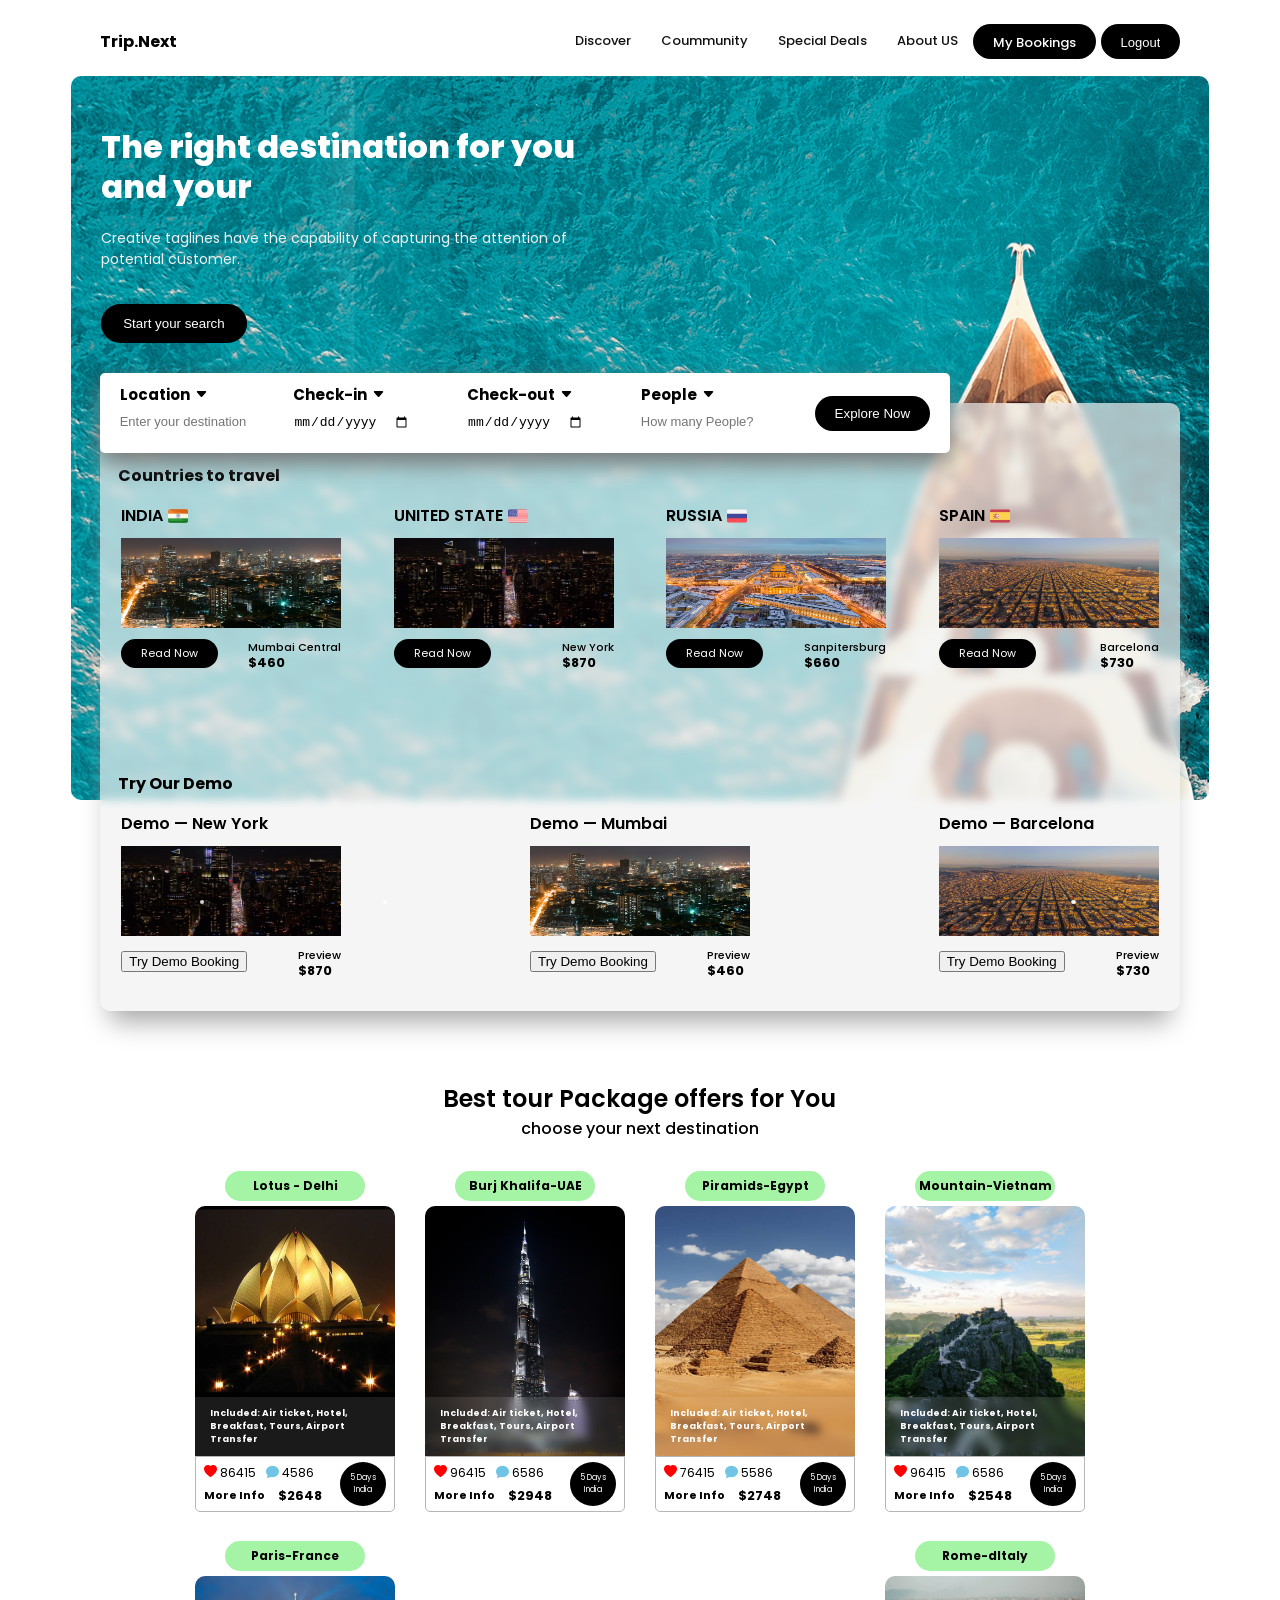
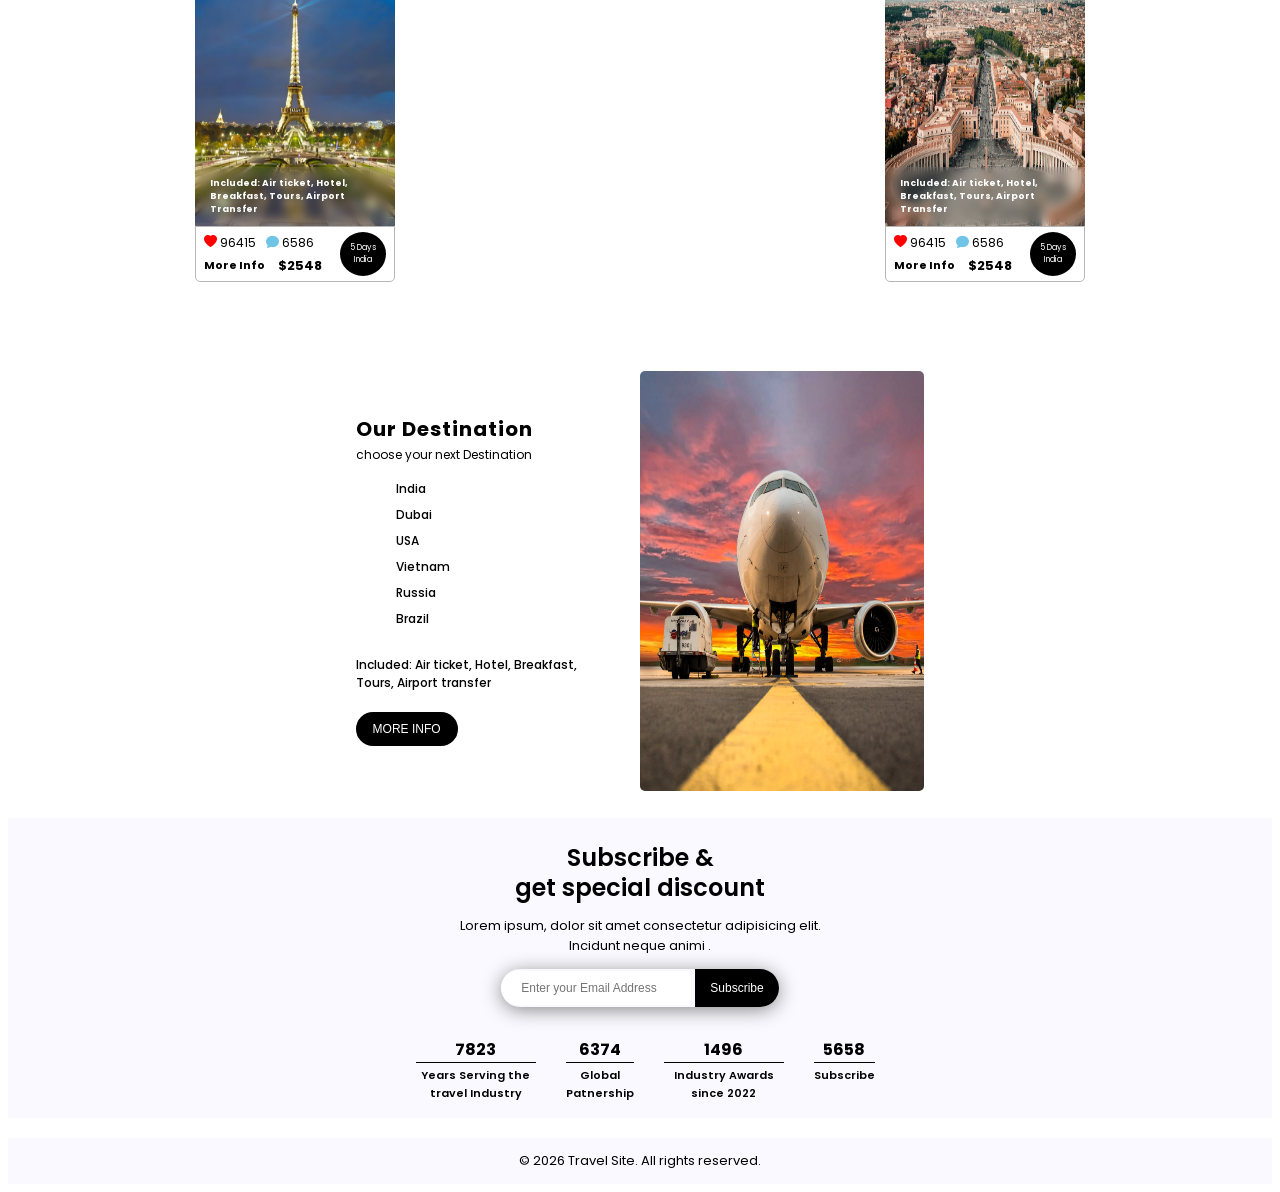
<file: src/main/resources/static/index.html>
<!DOCTYPE html>
<html lang="en">
<head>
    <meta charset="UTF-8">
    <meta name="viewport" content="width=device-width, initial-scale=1.0">
    <title>Travel Site</title>
 
    <link rel="stylesheet" href="css/style.css">
    <link rel="stylesheet" href="css/media.css">
    <link rel="stylesheet" href="https://cdn.jsdelivr.net/npm/bootstrap-icons@1.11.1/font/bootstrap-icons.css">
</head>
<body>

<header>
    <nav>
       <h4>Trip.Next</h4>
            <ul id="menu_bx">
                <li><a href="#">Discover</a></li>
                <li><a href="#">Coummunity</a></li>
                <li><a href="special-offers.html">Special Deals</a></li>
                <li><a href="#">About US</a></li>
                <li><a href="my-bookings.html">My Bookings</a></li>
                <li class="li_btn">
                    <form action="/api/logout" method="post" style="display:inline; margin:0;">
                        <button type="submit" style="background:transparent; border:none; color:#fff; font-size:13px; font-weight:500; cursor:pointer; padding:0;">Logout</button>
                    </form>
                </li>
                
            
            </ul>
            <i class="bi bi-three-dots"></i>
    </nav>

    <div class="content">
        <div class="cont_bx">
            <h1>The right destination for you and your family</h1>
            <p>Creative taglines have the capability of capturing the attention of potential customer.</p>
            <button type="button">Start your search</button>
        </div>

        <div class="trip_bx">
            <div class="search_bx">

                <div class="card">
                    <h4>Location <i class="bi bi-caret-down-fill"></i></h4>
                    <input type="text" id="destination" placeholder="Enter your destination">
                </div>

                <div class="card">
                    <h4>Check-in <i class="bi bi-caret-down-fill"></i></h4>
                    <input type="date" id="checkin">
                </div>

                <div class="card">
                    <h4>Check-out <i class="bi bi-caret-down-fill"></i></h4>
                    <input type="date" id="checkout">
                </div>

                <div class="card">
                    <h4>People <i class="bi bi-caret-down-fill"></i></h4>
                    <input type="number" id="people" placeholder="How many People?" min="1">
                </div>

                <input type="button" id="submit" value="Explore Now">
            </div>

            <script>
                document.getElementById('submit').addEventListener('click', function () {

                    const destination = document.getElementById('destination').value.trim();
                    const checkin = document.getElementById('checkin').value;
                    const checkout = document.getElementById('checkout').value;
                    const people = document.getElementById('people').value;

                    if (!destination || !checkin || !checkout || !people) {
                        alert('Please fill all the fields');
                        return;
                    }

                    // Redirect to hotel booking page with search parameters
                    window.location.href =
                        `hotel-booking.html?destination=${encodeURIComponent(destination)}&checkin=${checkin}&checkout=${checkout}&people=${people}`;
                });
            </script>

    <script>
        // Demo booking modal (frontend-only, no backend changes)
        function showDemoModal(data) {
            let modal = document.getElementById('demoModal');
            if (!modal) {
                modal = document.createElement('div');
                modal.id = 'demoModal';
                modal.style.position = 'fixed';
                modal.style.inset = '0';
                modal.style.background = 'rgba(0,0,0,0.45)';
                modal.style.display = 'flex';
                modal.style.alignItems = 'center';
                modal.style.justifyContent = 'center';
                modal.style.zIndex = '9999';
                modal.innerHTML = `
                    <div style="background:#fff;padding:20px;border-radius:10px;max-width:520px;width:90%;box-shadow:0 12px 30px rgba(0,0,0,0.2);">
                        <h3 id="dm-title">Demo booking</h3>
                        <p id="dm-desc">Preview your demo booking details below.</p>
                        <div style="margin:12px 0;padding:12px;border-radius:8px;background:#f8f9fa">
                            <div style="display:flex;justify-content:space-between"><strong>Destination</strong><span id="dm-destination"></span></div>
                            <div style="display:flex;justify-content:space-between"><strong>Guests</strong><span id="dm-guests">2</span></div>
                            <div style="display:flex;justify-content:space-between"><strong>Total</strong><span id="dm-price"></span></div>
                        </div>
                        <div style="display:flex;gap:8px;justify-content:flex-end;margin-top:12px">
                            <button id="dm-close" style="padding:8px 14px;border-radius:8px;border:1px solid #ccc;background:#fff;">Close</button>
                            <button id="dm-confirm" style="padding:8px 14px;border-radius:8px;background:linear-gradient(135deg,#667eea,#764ba2);color:#fff;border:none">Confirm Demo</button>
                        </div>
                    </div>`;
                document.body.appendChild(modal);

                document.getElementById('dm-close').addEventListener('click', ()=>{ modal.remove(); });
                document.getElementById('dm-confirm').addEventListener('click', ()=>{
                    document.getElementById('dm-desc').textContent = 'Demo booking confirmed — this is a frontend simulation.';
                    document.getElementById('dm-confirm').disabled = true;
                    document.getElementById('dm-confirm').textContent = 'Done';
                });
            }

            document.getElementById('dm-destination').textContent = data.destination || 'Demo';
            document.getElementById('dm-price').textContent = '$' + (data.price || '0');
        }

        document.querySelectorAll('.demo-btn').forEach(b=>{
            b.addEventListener('click', (e)=>{
                const dest = e.target.getAttribute('data-destination');
                const price = e.target.getAttribute('data-price');
                showDemoModal({destination: dest, price: price});
            });
        });
    </script>

            <div class="travel_bx">
                <h4>Countries to travel</h4>
                <div class="cards">

                    <div class="card">
                        <h3>INDIA <img src="assets/icon/india.png"></h3>
                        <img src="assets/img/Mumbai-India-at-night.jpg">
                        <div class="btn_city">
                            <a href="#">Read Now</a>
                            <h5>Mumbai Central <br> <span>$460</span></h5>
                        </div>
                    </div>

                    <div class="card">
                        <h3>UNITED STATE <img src="assets/icon/united-states.png"></h3>
                        <img src="assets/img/newyork.webp">
                        <div class="btn_city">
                            <a href="#">Read Now</a>
                            <h5>New York <br> <span>$870</span></h5>
                        </div>
                    </div>

                    <div class="card">
                        <h3>RUSSIA <img src="assets/icon/russia.png"></h3>
                        <img src="assets/img/sanpitersburg.jpg">
                        <div class="btn_city">
                            <a href="#">Read Now</a>
                            <h5>Sanpitersburg <br> <span>$660</span></h5>
                        </div>
                    </div>

                    <div class="card">
                        <h3>SPAIN <img src="assets/icon/spain.png"></h3>
                        <img src="assets/img/barcelona.jpg">
                        <div class="btn_city">
                            <a href="#">Read Now</a>
                            <h5>Barcelona <br> <span>$730</span></h5>
                        </div>
                    </div>

                </div>
                
                <!-- Demo Template Section -->
                <div class="demo_section" style="margin-top:28px;">
                    <h4>Try Our Demo</h4>
                    <div class="cards">
                        <div class="card">
                            <h3>Demo — New York</h3>
                            <img src="assets/img/newyork.webp" alt="New York">
                            <div class="btn_city">
                                <button class="demo-btn" data-destination="New York" data-price="870">Try Demo Booking</button>
                                <h5>Preview <br> <span>$870</span></h5>
                            </div>
                        </div>
                        <div class="card">
                            <h3>Demo — Mumbai</h3>
                            <img src="assets/img/Mumbai-India-at-night.jpg" alt="Mumbai">
                            <div class="btn_city">
                                <button class="demo-btn" data-destination="Mumbai" data-price="460">Try Demo Booking</button>
                                <h5>Preview <br> <span>$460</span></h5>
                            </div>
                        </div>
                        <div class="card">
                            <h3>Demo — Barcelona</h3>
                            <img src="assets/img/barcelona.jpg" alt="Barcelona">
                            <div class="btn_city">
                                <button class="demo-btn" data-destination="Barcelona" data-price="730">Try Demo Booking</button>
                                <h5>Preview <br> <span>$730</span></h5>
                            </div>
                        </div>
                    </div>
                </div>
            </div>
        </div>
    </div>
</header>

<main>
    <section class="offers">
        <h1>Best tour Package offers for You</h1>
        <p>choose your next destination</p>
        <div class="cards">
            <div class="card">
                <h3>Lotus - Delhi</h3>
                <div class="img_text">
                    <img src="assets/img/lotus_temple.jpg" alt="">
                    <h4>Included: Air ticket, Hotel, Breakfast, Tours, Airport Transfer</h4>
                </div>
                <div class="cont_bx">
                    <div class="price">
                        <div class="heart_chat">
                            <i class="bi bi-heart-fill"><span>86415</span></i>
                            <i class="bi bi-chat-fill"><span>4586</span></i>
                        </div>
                        <div class="info_price">
                            <a href="#">More Info</a>
                            <h4>$2648</h4>
                        </div>
                    </div>
                    <div class="dayes">5 Days<br>India</div>
                </div>
            </div>

             <div class="card">
                <h3>Burj Khalifa-UAE</h3>
                <div class="img_text">
                    <img src="assets/img/burjkhlifa.jpg" alt="">
                    <h4>Included: Air ticket, Hotel, Breakfast, Tours, Airport Transfer</h4>
                </div>
                <div class="cont_bx">
                    <div class="price">
                        <div class="heart_chat">
                            <i class="bi bi-heart-fill"><span>96415</span></i>
                            <i class="bi bi-chat-fill"><span>6586</span></i>
                        </div>
                        <div class="info_price">
                            <a href="#">More Info</a>
                            <h4>$2948</h4>
                        </div>
                    </div>
                    <div class="dayes">5 Days<br>India</div>
                </div>
            </div>

             <div class="card">
                <h3>Piramids-Egypt</h3>
                <div class="img_text">
                    <img src="assets/img/piramids.jpg" alt="">
                    <h4>Included: Air ticket, Hotel, Breakfast, Tours, Airport Transfer</h4>
                </div>
                <div class="cont_bx">
                    <div class="price">
                        <div class="heart_chat">
                            <i class="bi bi-heart-fill"><span>76415</span></i>
                            <i class="bi bi-chat-fill"><span>5586</span></i>
                        </div>
                        <div class="info_price">
                            <a href="#">More Info</a>
                            <h4>$2748</h4>
                        </div>
                    </div>
                    <div class="dayes">5 Days<br>India</div>
                </div>
            </div>

             <div class="card">
                <h3>Mountain-Vietnam</h3>
                <div class="img_text">
                    <img src="assets/img/mountain.jpg" alt="">
                    <h4>Included: Air ticket, Hotel, Breakfast, Tours, Airport Transfer</h4>
                </div>
                <div class="cont_bx">
                    <div class="price">
                        <div class="heart_chat">
                            <i class="bi bi-heart-fill"><span>96415</span></i>
                            <i class="bi bi-chat-fill"><span>6586</span></i>
                        </div>
                        <div class="info_price">
                            <a href="#">More Info</a>
                            <h4>$2548</h4>
                        </div>
                    </div>
                    <div class="dayes">5 Days<br>India</div>
                </div>
            </div>

            <div class="card">
                <h3>Paris-France</h3>
                <div class="img_text">
                    <img src="assets/img/parice.avif" alt="">
                    <h4>Included: Air ticket, Hotel, Breakfast, Tours, Airport Transfer</h4>
                </div>
                <div class="cont_bx">
                    <div class="price">
                        <div class="heart_chat">
                            <i class="bi bi-heart-fill"><span>96415</span></i>
                            <i class="bi bi-chat-fill"><span>6586</span></i>
                        </div>
                        <div class="info_price">
                            <a href="#">More Info</a>
                            <h4>$2548</h4>
                        </div>
                    </div>
                    <div class="dayes">5 Days<br>India</div>
                </div>
            </div>


            <div class="card">
                <h3>Rome-dItaly</h3>
                <div class="img_text">
                    <img src="assets/img/Rome.webp" alt="">
                    <h4>Included: Air ticket, Hotel, Breakfast, Tours, Airport Transfer</h4>
                </div>
                <div class="cont_bx">
                    <div class="price">
                        <div class="heart_chat">
                            <i class="bi bi-heart-fill"><span>96415</span></i>
                            <i class="bi bi-chat-fill"><span>6586</span></i>
                        </div>
                        <div class="info_price">
                            <a href="#">More Info</a>
                            <h4>$2548</h4>
                        </div>
                    </div>
                    <div class="dayes">5 Days<br>India</div>
                </div>
            </div>



            </div>
    </section>

    <section class="destination">
        <div class="des_bx">
            <h4>Our Destination</h4>
            <p>choose your next Destination</p>
            <ul>
                <li>India</li>
                <li>Dubai</li>
                <li>USA</li>
                <li>Vietnam</li>
                <li>Russia</li>
                <li>Brazil</li>
            </ul>
            <h6>Included: Air ticket, Hotel, Breakfast, Tours, Airport transfer</h6>
            <button class="more_info_btn">MORE INFO</button>
        </div>
        <div class="img_bx">
            <img src="assets/img/Main_plan.png" alt="">
            <div class="msg">
                <img src="assets/icon/india.png" alt="">
                <div class="cont">
                    <h4>India</h4>
                    <div class="icons">
                        <i class="bi bi-heart-fill"><span>86415</span></i>
                        <i class="bi bi-chat-fill"><span>4586</span></i>
                    </div>
                </div>
            </div>
            <div class="msg msg2">
                 <img src="assets/icon/united-states.png" alt="">
                <div class="cont">
                    <h4>United State</h4>
                    <div class="icons">
                        <i class="bi bi-heart-fill"><span>86415</span></i>
                        <i class="bi bi-chat-fill"><span>4586</span></i>
                    </div>
                </div>
            </div>
        </div>
    </section>
</main>

<!-- Footer -->
 <footer>
        <h2>Subscribe & <br> get special discount</h2>
        <p>Lorem ipsum, dolor sit amet consectetur adipisicing elit. Incidunt neque animi .</p>
        <div class="input">
            <input type="text" placeholder="Enter your Email Address">
            <button>Subscribe</button>
        </div>
        <ul>
            <li>7823 <br> <h6>Years Serving the travel Industry</h6></li>
            <li>6374 <br><h6>Global <br> Patnership</h6> </li>
            <li>1496 <br> <h6>Industry Awards since 2022</h6></li>
            <li>5658 <br> <h6>Subscribe</h6></li>
        </ul>
    </footer>
<footer>
    <p>© 2026 Travel Site. All rights reserved.</p>
</footer>

<!-- Interactive Animations Script -->
<script>
// Smooth scroll reveal animation on scroll
const observerOptions = {
    threshold: 0.1,
    rootMargin: '0px 0px -50px 0px'
};

const observer = new IntersectionObserver((entries) => {
    entries.forEach(entry => {
        if (entry.isIntersecting) {
            entry.target.classList.add('active');
        }
    });
}, observerOptions);

// Observe elements for scroll animations
document.addEventListener('DOMContentLoaded', () => {
    const revealElements = document.querySelectorAll('.offers .cards .card, .destination .img_bx img, .destination .msg');
    revealElements.forEach(el => {
        el.classList.add('scroll-reveal');
        observer.observe(el);
    });
});

// Parallax effect for destination section
window.addEventListener('scroll', () => {
    const scrolled = window.pageYOffset;
    const parallax = document.querySelector('.destination .img_bx img');
    if (parallax) {
        const speed = 0.5;
        parallax.style.transform = `translateY(${scrolled * speed}px)`;
    }
});

// Interactive button effects
document.querySelectorAll('button').forEach(button => {
    button.addEventListener('mouseenter', function() {
        this.style.transform = 'translateY(-2px)';
    });
    
    button.addEventListener('mouseleave', function() {
        this.style.transform = 'translateY(0)';
    });
});

// Card tilt effect on mouse move
document.querySelectorAll('.card').forEach(card => {
    card.addEventListener('mousemove', (e) => {
        const rect = card.getBoundingClientRect();
        const x = e.clientX - rect.left;
        const y = e.clientY - rect.top;
        
        const centerX = rect.width / 2;
        const centerY = rect.height / 2;
        
        const rotateX = (y - centerY) / 10;
        const rotateY = (centerX - x) / 10;
        
        card.style.transform = `perspective(1000px) rotateX(${rotateX}deg) rotateY(${rotateY}deg) scale(1.02)`;
    });
    
    card.addEventListener('mouseleave', () => {
        card.style.transform = 'perspective(1000px) rotateX(0) rotateY(0) scale(1)';
    });
});

// Floating animation for message bubbles
const messages = document.querySelectorAll('.destination .msg');
messages.forEach((msg, index) => {
    msg.style.animation = `float 3s ease-in-out ${index * 0.5}s infinite`;
});

// Typing effect for hero text
function typeWriter(element, text, speed = 50) {
    let i = 0;
    element.innerHTML = '';
    
    function type() {
        if (i < text.length) {
            element.innerHTML += text.charAt(i);
            i++;
            setTimeout(type, speed);
        }
    }
    
    type();
}

// Apply typing effect to hero heading
document.addEventListener('DOMContentLoaded', () => {
    const heroHeading = document.querySelector('.cont_bx h1');
    if (heroHeading) {
        const text = heroHeading.textContent;
        typeWriter(heroHeading, text, 50);
    }
});

// Particle effect for background
function createParticle() {
    const particle = document.createElement('div');
    particle.style.cssText = `
        position: fixed;
        pointer-events: none;
        width: 4px;
        height: 4px;
        background: rgba(255, 255, 255, 0.8);
        border-radius: 50%;
        z-index: 9999;
        animation: particleFloat 4s linear;
    `;
    
    particle.style.left = Math.random() * window.innerWidth + 'px';
    particle.style.top = window.innerHeight + 'px';
    
    document.body.appendChild(particle);
    
    setTimeout(() => {
        particle.remove();
    }, 4000);
}

// Create particles periodically
setInterval(createParticle, 500);

// Add particle animation to CSS
const particleStyle = document.createElement('style');
particleStyle.textContent = `
    @keyframes particleFloat {
        to {
            transform: translateY(-100vh) rotate(360deg);
            opacity: 0;
        }
    }
`;
document.head.appendChild(particleStyle);

// Enhanced search form interactions
document.getElementById('submit').addEventListener('click', function() {
    this.style.transform = 'scale(0.95)';
    setTimeout(() => {
        this.style.transform = 'scale(1)';
    }, 100);
});

// Add ripple effect to buttons
function createRipple(event) {
    const button = event.currentTarget;
    const ripple = document.createElement('span');
    const rect = button.getBoundingClientRect();
    const size = Math.max(rect.width, rect.height);
    const x = event.clientX - rect.left - size / 2;
    const y = event.clientY - rect.top - size / 2;
    
    ripple.style.cssText = `
        position: absolute;
        border-radius: 50%;
        background: rgba(255, 255, 255, 0.5);
        transform: scale(0);
        animation: ripple 0.6s linear;
        left: ${x}px;
        top: ${y}px;
        width: ${size}px;
        height: ${size}px;
    `;
    
    button.appendChild(ripple);
    
    setTimeout(() => {
        ripple.remove();
    }, 600);
}

// Add ripple styles
const rippleStyle = document.createElement('style');
rippleStyle.textContent = `
    @keyframes ripple {
        to {
            transform: scale(4);
            opacity: 0;
        }
    }
    
    button {
        position: relative;
        overflow: hidden;
    }
`;
document.head.appendChild(rippleStyle);

// Apply ripple effect to all buttons
document.querySelectorAll('button').forEach(button => {
    button.addEventListener('click', createRipple);
});
</script>

</body>
</html>
</file>
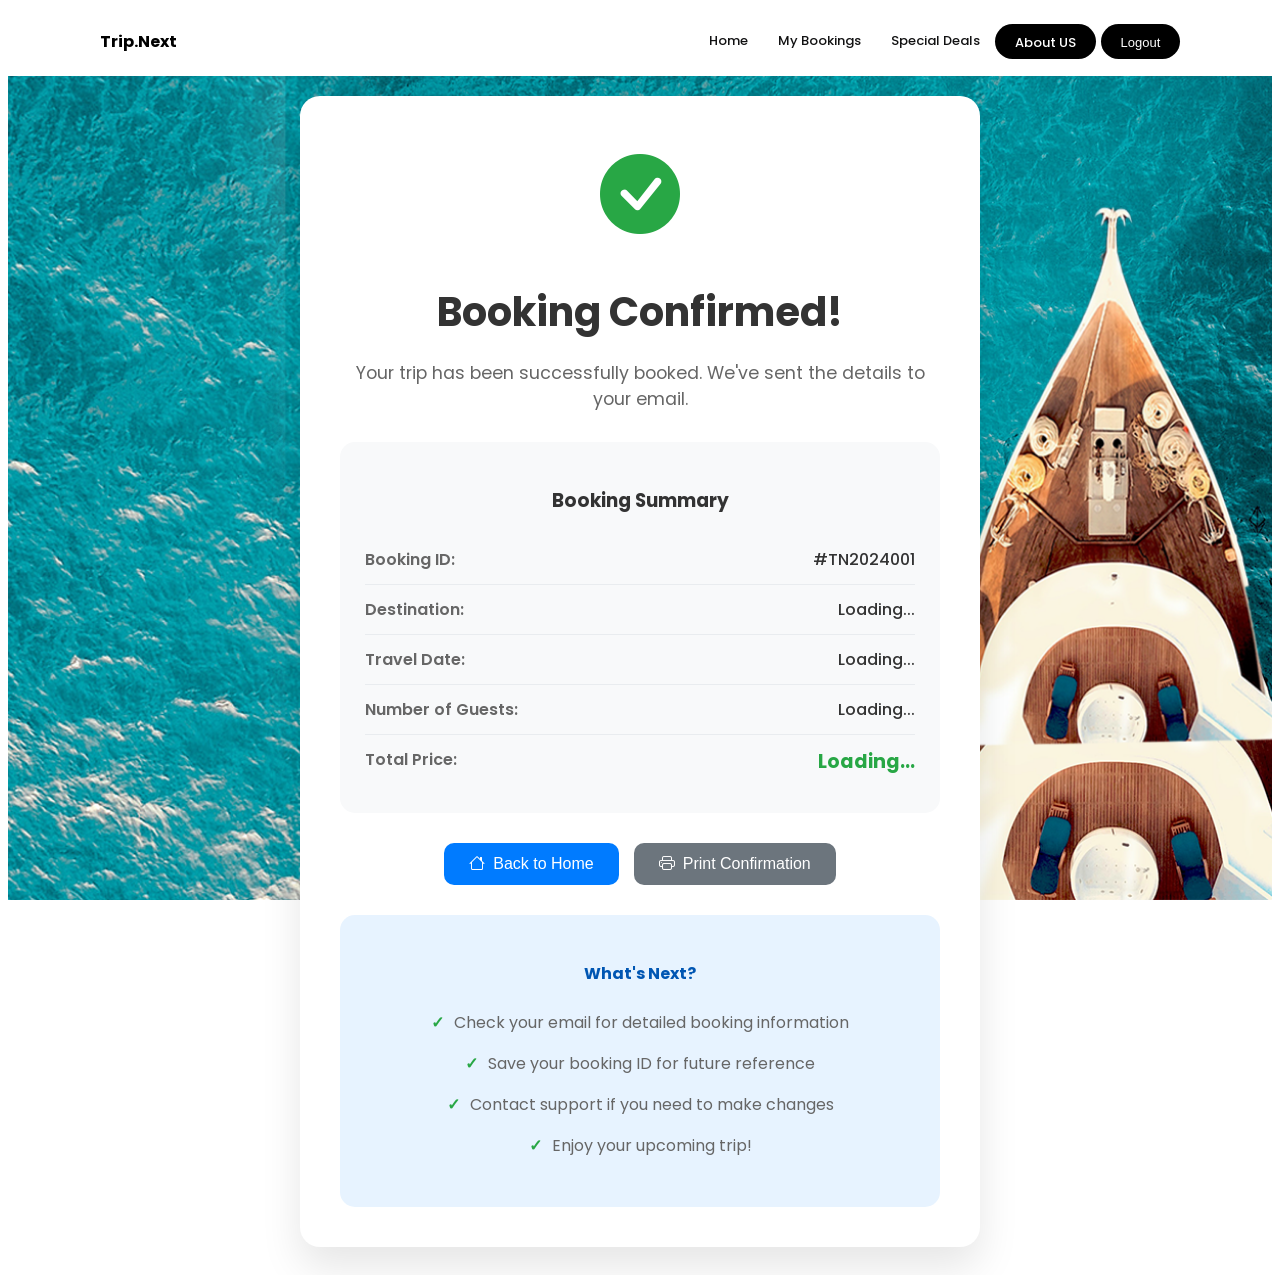
<file: src/main/resources/static/booking-confirmation.html>
<!DOCTYPE html>
<html lang="en">
<head>
    <meta charset="UTF-8">
    <meta name="viewport" content="width=device-width, initial-scale=1.0">
    <title>Trip.Next | Booking Confirmed</title>
    <link rel="stylesheet" href="css/style.css">
    <link rel="stylesheet" href="css/media.css">
    <link rel="stylesheet" href="https://cdn.jsdelivr.net/npm/bootstrap-icons@1.11.1/font/bootstrap-icons.css">
</head>
<body>
    <header>
        <nav>
           <h4><a href="index.html" style="text-decoration: none; color: inherit;">Trip.Next</a></h4>
            <ul id="menu_bx">
                <li><a href="index.html">Home</a></li>
                <li><a href="#">My Bookings</a></li>
                <li><a href="#">Special Deals</a></li>
                <li><a href="#">About US</a></li>
                <li class="li_btn">
                    <form action="/api/logout" method="post" style="display:inline; margin:0;">
                        <button type="submit" style="background:transparent; border:none; color:#fff; font-size:13px; font-weight:500; cursor:pointer; padding:0;">Logout</button>
                    </form>
                </li>
            </ul>
            <i class="bi bi-three-dots"></i>
        </nav>
    </header>

    <main class="confirmation-main">
        <div class="confirmation-card">
            <div class="success-icon">
                <i class="bi bi-check-circle-fill"></i>
            </div>
            
            <h1>Booking Confirmed!</h1>
            <p>Your trip has been successfully booked. We've sent the details to your email.</p>
            
            <div class="booking-details">
                <h3>Booking Summary</h3>
                <div class="detail-row">
                    <span class="label">Booking ID:</span>
                    <span class="value" id="bookingId">#TN2024001</span>
                </div>
                <div class="detail-row">
                    <span class="label">Destination:</span>
                    <span class="value" id="destination">Loading...</span>
                </div>
                <div class="detail-row">
                    <span class="label">Travel Date:</span>
                    <span class="value" id="travelDate">Loading...</span>
                </div>
                <div class="detail-row">
                    <span class="label">Number of Guests:</span>
                    <span class="value" id="guests">Loading...</span>
                </div>
                <div class="detail-row">
                    <span class="label">Total Price:</span>
                    <span class="value price" id="totalPrice">Loading...</span>
                </div>
            </div>
            
            <div class="action-buttons">
                <button class="btn-primary" onclick="window.location.href='index.html'">
                    <i class="bi bi-house"></i> Back to Home
                </button>
                <button class="btn-secondary" onclick="window.print()">
                    <i class="bi bi-printer"></i> Print Confirmation
                </button>
            </div>
            
            <div class="next-steps">
                <h4>What's Next?</h4>
                <ul>
                    <li>Check your email for detailed booking information</li>
                    <li>Save your booking ID for future reference</li>
                    <li>Contact support if you need to make changes</li>
                    <li>Enjoy your upcoming trip!</li>
                </ul>
            </div>
        </div>
    </main>

    <script>
        // Get booking details from URL parameters or localStorage
        const urlParams = new URLSearchParams(window.location.search);
        const bookingId = urlParams.get('bookingId') || localStorage.getItem('lastBookingId');
        
        // Try to get booking details from localStorage (set by booking controller)
        const bookingDetails = JSON.parse(localStorage.getItem('lastBookingDetails') || '{}');
        
        // Populate booking details
        if (bookingId) {
            document.getElementById('bookingId').textContent = '#' + bookingId;
        }
        
        if (bookingDetails.destination) {
            document.getElementById('destination').textContent = bookingDetails.destination;
        }
        
        if (bookingDetails.travelDate) {
            const date = new Date(bookingDetails.travelDate);
            document.getElementById('travelDate').textContent = date.toLocaleDateString('en-US', {
                weekday: 'long',
                year: 'numeric',
                month: 'long',
                day: 'numeric'
            });
        }
        
        if (bookingDetails.guests) {
            document.getElementById('guests').textContent = bookingDetails.guests + ' Guest' + (bookingDetails.guests > 1 ? 's' : '');
        }
        
        if (bookingDetails.totalPrice) {
            document.getElementById('totalPrice').textContent = '$' + bookingDetails.totalPrice.toFixed(2);
        }
        
        // Clear booking details after 5 minutes
        setTimeout(() => {
            localStorage.removeItem('lastBookingDetails');
            localStorage.removeItem('lastBookingId');
        }, 300000);
    </script>

    <style>
        .confirmation-main {
            min-height: 10vh;
            background: url('assets/img/background1.png') center center/cover no-repeat fixed;
            display: flex;
            align-items: center;
            justify-content: center;
            padding: 20px;
        }

        .confirmation-card {
            background: white;
            border-radius: 20px;
            padding: 40px;
            max-width: 600px;
            width: 100%;
            box-shadow: 0 20px 40px rgba(0,0,0,0.1);
            text-align: center;
        }

        .success-icon {
            font-size: 80px;
            color: #28a745;
            margin-bottom: 20px;
        }

        .confirmation-card h1 {
            color: #333;
            margin-bottom: 10px;
            font-size: 2.5em;
        }

        .confirmation-card p {
            color: #666;
            margin-bottom: 30px;
            font-size: 1.1em;
        }

        .booking-details {
            background: #f8f9fa;
            border-radius: 15px;
            padding: 25px;
            margin: 30px 0;
            text-align: left;
        }

        .booking-details h3 {
            color: #333;
            margin-bottom: 20px;
            text-align: center;
        }

        .detail-row {
            display: flex;
            justify-content: space-between;
            padding: 12px 0;
            border-bottom: 1px solid #e9ecef;
        }

        .detail-row:last-child {
            border-bottom: none;
        }

        .label {
            font-weight: 600;
            color: #666;
        }

        .value {
            font-weight: 500;
            color: #333;
        }

        .price {
            color: #28a745;
            font-size: 1.2em;
            font-weight: 700;
        }

        .action-buttons {
            display: flex;
            gap: 15px;
            justify-content: center;
            margin: 30px 0;
            flex-wrap: wrap;
        }

        .btn-primary, .btn-secondary {
            padding: 12px 25px;
            border: none;
            border-radius: 10px;
            font-size: 16px;
            cursor: pointer;
            display: flex;
            align-items: center;
            gap: 8px;
            transition: all 0.3s ease;
        }

        .btn-primary {
            background: #007bff;
            color: white;
        }

        .btn-primary:hover {
            background: #0056b3;
            transform: translateY(-2px);
        }

        .btn-secondary {
            background: #6c757d;
            color: white;
        }

        .btn-secondary:hover {
            background: #545b62;
            transform: translateY(-2px);
        }

        .next-steps {
            background: #e7f3ff;
            border-radius: 15px;
            padding: 25px;
            margin-top: 30px;
        }

        .next-steps h4 {
            color: #0056b3;
            margin-bottom: 15px;
        }

        .next-steps ul {
            list-style: none;
            padding: 0;
        }

        .next-steps li {
            padding: 8px 0;
            color: #666;
        }

        .next-steps li::before {
            content: "✓";
            color: #28a745;
            font-weight: bold;
            margin-right: 10px;
        }

        @media (max-width: 768px) {
            .confirmation-card {
                padding: 25px;
                margin: 10px;
            }
            
            .action-buttons {
                flex-direction: column;
            }
            
            .btn-primary, .btn-secondary {
                width: 100%;
                justify-content: center;
            }
        }
    </style>
</body>
</html>
</file>
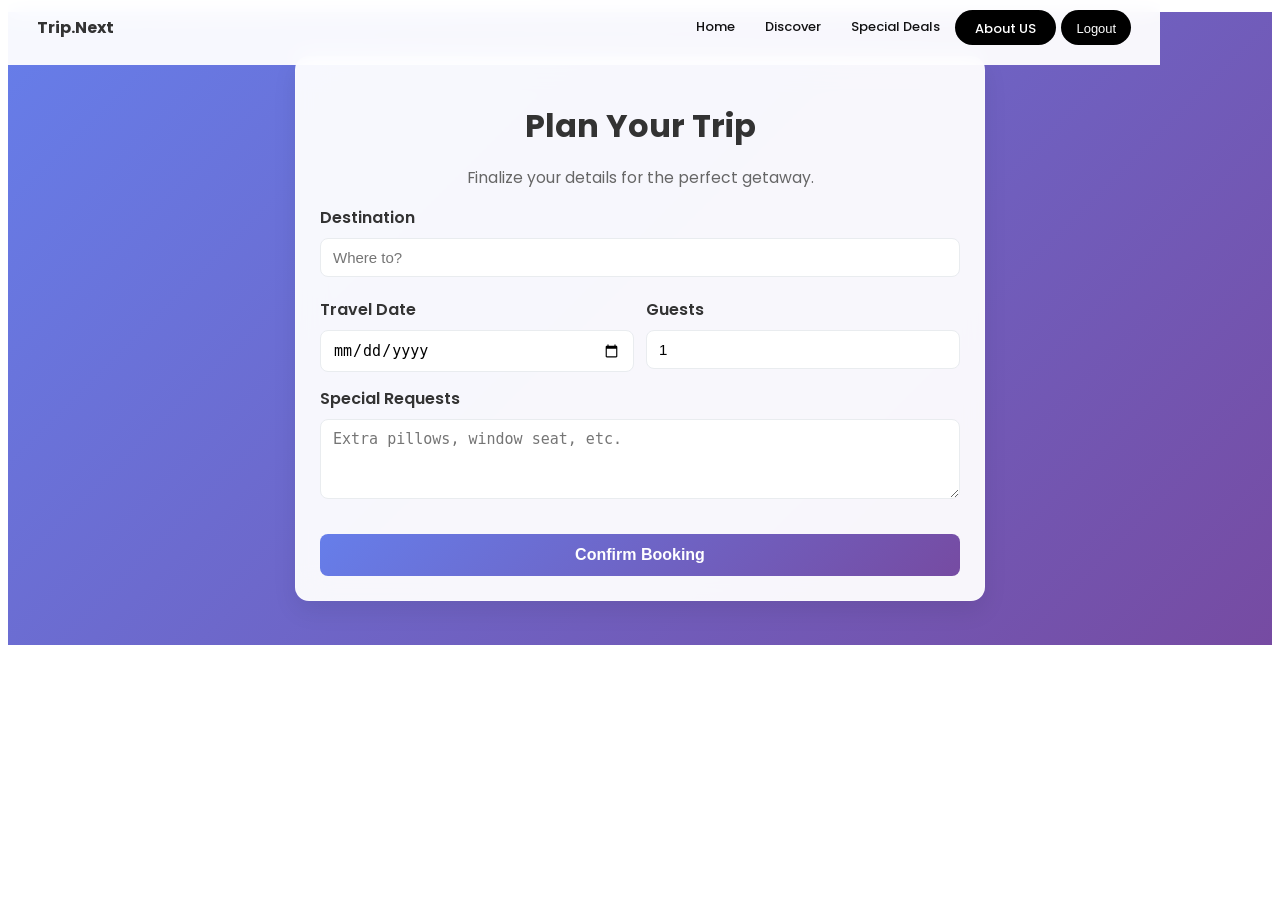
<file: src/main/resources/static/Booking.html>
<!DOCTYPE html>
<html lang="en">
<head>
    <meta charset="UTF-8">
    <meta name="viewport" content="width=device-width, initial-scale=1.0">
    <title>Trip.Next | Confirm Booking</title>
    <link rel="stylesheet" href="css/style.css">
    <link rel="stylesheet" href="css/media.css">
    <link rel="stylesheet" href="https://cdn.jsdelivr.net/npm/bootstrap-icons@1.11.1/font/bootstrap-icons.css">
    <style>
        /* Enhanced booking page styles */
        .booking-main {
            min-height: auto;
            background: linear-gradient(135deg, #667eea 0%, #764ba2 100%);
            display: flex;
            align-items: flex-start;
            justify-content: center;
            padding: 24px 16px;
        }

        .booking-card {
            background: rgba(255, 255, 255, 0.95);
            backdrop-filter: blur(15px);
            border: 1px solid rgba(255, 255, 255, 0.3);
            border-radius: 14px;
            padding: 24px;
            max-width: 640px;
            width: 100%;
            box-shadow: 0 10px 24px rgba(0,0,0,0.08);
            margin: 20px 0;
        }

        .booking-card h1 {
            color: #333;
            margin-bottom: 10px;
            text-align: center;
            font-size: 2em;
        }

        .booking-card p {
            color: #666;
            text-align: center;
            margin-bottom: 16px;
            font-size: 0.98rem;
        }

        .form-group {
            margin-bottom: 20px;
        }

        .form-group label {
            display: block;
            margin-bottom: 8px;
            font-weight: 600;
            color: #333;
        }

        .form-group input,
        .form-group textarea {
            width: 100%;
            padding: 10px 12px;
            border: 1.5px solid #e9ecef;
            border-radius: 8px;
            font-size: 15px;
            transition: all 0.2s ease;
            box-sizing: border-box;
        }

        .form-group input:focus,
        .form-group textarea:focus {
            outline: none;
            border-color: #667eea;
            box-shadow: 0 0 0 3px rgba(102, 126, 234, 0.1);
        }

        .form-group textarea {
            min-height: 80px;
            resize: vertical;
        }

        .row {
            display: flex;
            gap: 12px;
            margin-bottom: 14px;
        }

        .row .form-group {
            flex: 1;
            margin-bottom: 0;
        }

        .confirm-btn {
            width: 100%;
            background: linear-gradient(135deg, #667eea 0%, #764ba2 100%);
            color: white;
            border: none;
            padding: 12px 20px;
            border-radius: 8px;
            font-size: 16px;
            font-weight: 600;
            cursor: pointer;
            transition: all 0.2s ease;
            margin-top: 8px;
        }

        .confirm-btn:hover:not(:disabled) {
            transform: translateY(-2px);
            box-shadow: 0 10px 20px rgba(102, 126, 234, 0.3);
        }

        .confirm-btn:disabled {
            opacity: 0.6;
            cursor: not-allowed;
            transform: none;
        }

        /* Message styles */
        .message {
            padding: 12px 16px;
            border-radius: 8px;
            margin-bottom: 16px;
            display: flex;
            align-items: center;
            gap: 8px;
            font-size: 14px;
            animation: slideIn 0.3s ease;
        }

        @keyframes slideIn {
            from {
                opacity: 0;
                transform: translateY(-10px);
            }
            to {
                opacity: 1;
                transform: translateY(0);
            }
        }

        .message.success {
            background-color: #d4edda;
            color: #155724;
            border: 1px solid #c3e6cb;
        }

        .message.error {
            background-color: #f8d7da;
            color: #721c24;
            border: 1px solid #f5c6cb;
        }

        /* Responsive Design */
        @media (max-width: 768px) {
            .booking-card {
                padding: 18px;
                margin: 12px;
            }

            .row {
                flex-direction: column;
                gap: 8px;
            }

            .row .form-group {
                margin-bottom: 12px;
            }
        }

        /* Header navigation styles */
        header {
            position: fixed;
            top: 0;
            width: 100%;
            background: rgba(255, 255, 255, 0.95);
            backdrop-filter: blur(10px);
            z-index: 1000;
            padding: 10px 0;
        }

        header nav {
            width: 95%;
            margin: 0 auto;
            display: flex;
            align-items: center;
            justify-content: space-between;
        }

        header nav h4 {
            color: #333;
            margin: 0;
        }

        header nav ul {
            list-style: none;
            display: flex;
            margin: 0;
            padding: 0;
        }

        header nav ul li {
            padding: 5px 15px;
        }

        header nav ul li a {
            text-decoration: none;
            color: #333;
            font-weight: 500;
            transition: color 0.3s ease;
        }

        header nav ul li a:hover {
            color: #667eea;
        }

        .li_btn {
            background: #333;
            border-radius: 20px;
            padding: 5px 15px !important;
        }

        .li_btn a {
            color: white !important;
        }

        .bi-three-dots {
            display: none;
        }

        @media (max-width: 768px) {
            header nav ul {
                display: none;
            }

            .bi-three-dots {
                display: block;
                font-size: 24px;
                cursor: pointer;
            }
        }
    </style>
</head>
<body>
    <header>
        <nav>
           <h4><a href="index.html" style="text-decoration: none; color: inherit;">Trip.Next</a></h4>
            <ul id="menu_bx">
                <li><a href="index.html">Home</a></li>
                <li><a href="#">Discover</a></li>
                <li><a href="#">Special Deals</a></li>
                <li><a href="#">About US</a></li>
                <li class="li_btn">
                    <form action="/api/logout" method="post" style="display:inline; margin:0;">
                        <button type="submit" style="background:transparent; border:none; color:#fff; font-size:13px; font-weight:500; cursor:pointer; padding:0;">Logout</button>
                    </form>
                </li>
            </ul>
            <i class="bi bi-three-dots"></i>
        </nav>
    </header>

    <main class="booking-main" style="margin-top: 12px;">
        <div class="booking-card">
            <h1>Plan Your Trip</h1>
            <p>Finalize your details for the perfect getaway.</p>
            
            <!-- Message Display Area -->
            <div id="messageArea"></div>
            
            <form action="/api/bookings/confirm" method="POST" id="bookingForm">
                <div class="form-group">
                    <label>Destination</label>
                    <input type="text" name="destination" id="destination" placeholder="Where to?" required>
                </div>

                <div class="row">
                    <div class="form-group">
                        <label>Travel Date</label>
                        <input type="date" name="travelDate" id="travelDate" required>
                    </div>
                    <div class="form-group">
                        <label>Guests</label>
                        <input type="number" name="guests" id="guests" min="1" max="10" value="1" required>
                    </div>
                </div>

                <div class="form-group">
                    <label>Special Requests</label>
                    <textarea name="notes" id="notes" placeholder="Extra pillows, window seat, etc."></textarea>
                </div>

                <button type="submit" class="confirm-btn">Confirm Booking</button>
            </form>
        </div>
    </main>

<script>
// Check for URL parameters and display messages
const urlParams = new URLSearchParams(window.location.search);
if (urlParams.get('success') === 'true') {
    showMessage('Booking confirmed successfully! Check your email for details.', 'success');
}

// Populate form with search parameters from main page
function populateFormFromParams() {
    const destination = urlParams.get('destination');
    const checkin = urlParams.get('checkin');
    const people = urlParams.get('people');
    
    if (destination) {
        document.getElementById('destination').value = decodeURIComponent(destination);
    }
    if (checkin) {
        document.getElementById('travelDate').value = checkin;
    }
    if (people) {
        document.getElementById('guests').value = people;
    }
}

// Enhanced initialization
document.addEventListener('DOMContentLoaded', function() {
    // Initialize form with parameters
    populateFormFromParams();
    
    // Set minimum date to today
    const travelDateInput = document.getElementById('travelDate');
    travelDateInput.min = new Date().toISOString().split('T')[0];
    
    // Add input event listeners for real-time validation
    document.getElementById('destination').addEventListener('input', function() {
        if (this.value.trim()) {
            this.style.borderColor = '#28a745';
        } else {
            this.style.borderColor = '#e9ecef';
        }
    });
    
    document.getElementById('travelDate').addEventListener('change', function() {
        const selectedDate = new Date(this.value);
        const today = new Date();
        today.setHours(0, 0, 0, 0);
        
        if (selectedDate >= today) {
            this.style.borderColor = '#28a745';
        } else {
            this.style.borderColor = '#dc3545';
        }
    });
    
    document.getElementById('guests').addEventListener('input', function() {
        const value = parseInt(this.value);
        if (value >= 1 && value <= 10) {
            this.style.borderColor = '#28a745';
        } else {
            this.style.borderColor = '#dc3545';
        }
    });
});

// Enhanced form validation with better error handling
document.getElementById('bookingForm').addEventListener('submit', function(e) {
    const destination = document.getElementById('destination').value.trim();
    const travelDate = document.getElementById('travelDate').value;
    const guests = document.getElementById('guests').value;
    
    // Clear previous messages
    document.getElementById('messageArea').innerHTML = '';
    
    // Client-side validation
    if (!destination) {
        e.preventDefault();
        showMessage('Please enter a destination', 'error');
        document.getElementById('destination').focus();
        return;
    }
    
    if (!travelDate) {
        e.preventDefault();
        showMessage('Please select a travel date', 'error');
        document.getElementById('travelDate').focus();
        return;
    }
    
    const selectedDate = new Date(travelDate);
    const today = new Date();
    today.setHours(0, 0, 0, 0);
    
    if (selectedDate < today) {
        e.preventDefault();
        showMessage('Travel date cannot be in the past', 'error');
        document.getElementById('travelDate').focus();
        return;
    }
    
    if (!guests || guests < 1 || guests > 10) {
        e.preventDefault();
        showMessage('Number of guests must be between 1 and 10', 'error');
        document.getElementById('guests').focus();
        return;
    }
    
    // Show loading state
    const submitBtn = document.querySelector('.confirm-btn');
    submitBtn.disabled = true;
    submitBtn.textContent = 'Processing...';
    submitBtn.style.background = '#6c757d';
    
    // Re-enable button after 10 seconds (fallback)
    setTimeout(() => {
        submitBtn.disabled = false;
        submitBtn.textContent = 'Confirm Booking';
        submitBtn.style.background = '';
    }, 10000);
});

function showMessage(message, type) {
    const messageArea = document.getElementById('messageArea');
    messageArea.innerHTML = `
        <div class="message ${type}">
            <i class="bi ${type === 'success' ? 'bi-check-circle-fill' : 'bi-exclamation-triangle-fill'}"></i>
            ${message}
        </div>
    `;
    
    // Auto-hide after 5 seconds for success, 8 seconds for error
    const hideTime = type === 'success' ? 5000 : 8000;
    setTimeout(() => {
        messageArea.innerHTML = '';
    }, hideTime);
    
    // Scroll to message
    messageArea.scrollIntoView({ behavior: 'smooth', block: 'center' });
}
</script>

</body>
</html>
</file>
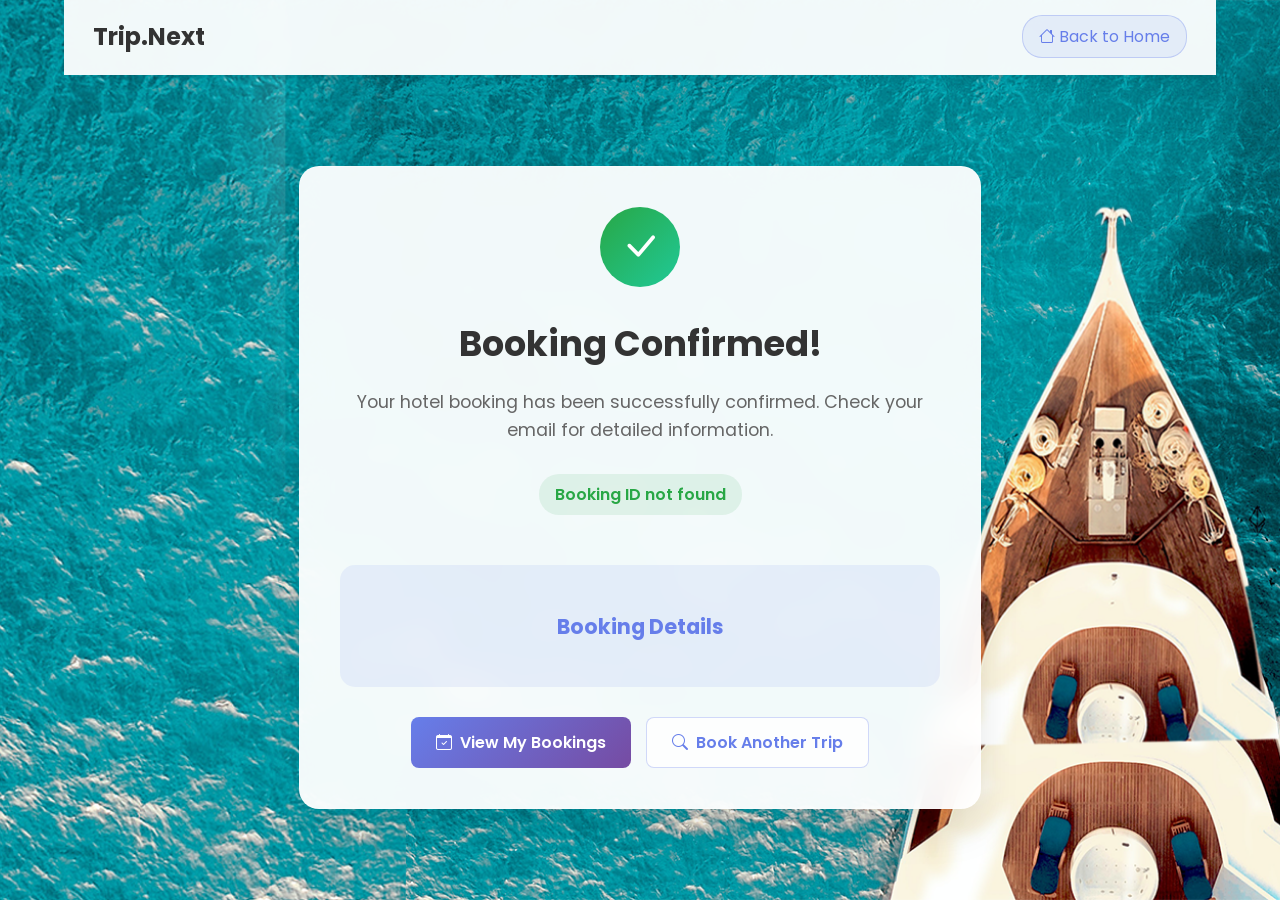
<file: src/main/resources/static/hotel-booking-confirmation.html>
<!DOCTYPE html>
<html lang="en">
<head>
    <meta charset="UTF-8">
    <meta name="viewport" content="width=device-width, initial-scale=1.0">
    <title>Hotel Booking Confirmation - Trip.Next</title>
    <link rel="stylesheet" href="css/style.css">
    <link rel="stylesheet" href="css/media.css">
    <link rel="stylesheet" href="https://cdn.jsdelivr.net/npm/bootstrap-icons@1.11.1/font/bootstrap-icons.css">
    
    <style>
        body {
            margin: 0;
            padding: 0;
            background: url('assets/img/background1.png') center center/cover no-repeat fixed;
            min-height: 100vh;
        }

        .confirmation-container {
            min-height: 100vh;
            display: flex;
            flex-direction: column;
        }

        .confirmation-header {
            background: rgba(255, 255, 255, 0.95);
            backdrop-filter: blur(10px);
            padding: 15px 0;
            box-shadow: 0 2px 10px rgba(0,0,0,0.1);
        }

        .confirmation-header .nav {
            max-width: 1200px;
            margin: 0 auto;
            padding: 0 20px;
            display: flex;
            justify-content: space-between;
            align-items: center;
        }

        .confirmation-header .logo {
            color: #333;
            font-size: 24px;
            font-weight: bold;
            text-decoration: none;
        }

        .confirmation-header .home-btn {
            background: rgba(102, 126, 234, 0.1);
            color: #667eea;
            padding: 8px 16px;
            border: 1px solid rgba(102, 126, 234, 0.3);
            border-radius: 20px;
            text-decoration: none;
            transition: all 0.3s ease;
        }

        .confirmation-header .home-btn:hover {
            background: rgba(102, 126, 234, 0.2);
            transform: translateY(-1px);
        }

        .confirmation-main {
            flex: 1;
            padding: 40px 20px;
            display: flex;
            justify-content: center;
            align-items: center;
        }

        .confirmation-card {
            background: rgba(255, 255, 255, 0.95);
            backdrop-filter: blur(15px);
            border: 1px solid rgba(255, 255, 255, 0.3);
            border-radius: 20px;
            padding: 40px;
            max-width: 600px;
            width: 100%;
            box-shadow: 0 20px 40px rgba(0,0,0,0.1);
            text-align: center;
            animation: fadeInUp 0.6s ease-out;
        }

        .success-icon {
            width: 80px;
            height: 80px;
            background: linear-gradient(135deg, #28a745, #20c997);
            border-radius: 50%;
            display: flex;
            align-items: center;
            justify-content: center;
            margin: 0 auto 30px;
            animation: scaleIn 0.5s ease-out;
        }

        .success-icon i {
            font-size: 40px;
            color: white;
        }

        .confirmation-card h1 {
            color: #333;
            margin-bottom: 15px;
            font-size: 2.2em;
        }

        .confirmation-card p {
            color: #666;
            margin-bottom: 30px;
            font-size: 1.1em;
            line-height: 1.6;
        }

        .booking-details {
            background: rgba(102, 126, 234, 0.1);
            border-radius: 15px;
            padding: 25px;
            margin: 30px 0;
            text-align: left;
        }

        .booking-details h3 {
            color: #667eea;
            margin-bottom: 20px;
            font-size: 1.3em;
            text-align: center;
        }

        .detail-row {
            display: flex;
            justify-content: space-between;
            padding: 10px 0;
            border-bottom: 1px solid rgba(0, 0, 0, 0.1);
        }

        .detail-row:last-child {
            border-bottom: none;
            padding-top: 15px;
            font-weight: bold;
            font-size: 1.1em;
            color: #667eea;
        }

        .detail-label {
            color: #555;
            font-weight: 500;
        }

        .detail-value {
            color: #333;
            font-weight: 600;
        }

        .action-buttons {
            display: flex;
            gap: 15px;
            margin-top: 30px;
            flex-wrap: wrap;
            justify-content: center;
        }

        .btn {
            padding: 12px 25px;
            border: none;
            border-radius: 8px;
            font-size: 16px;
            font-weight: 600;
            cursor: pointer;
            transition: all 0.3s ease;
            text-decoration: none;
            display: inline-flex;
            align-items: center;
            gap: 8px;
        }

        .btn-primary {
            background: linear-gradient(135deg, #667eea 0%, #764ba2 100%);
            color: white;
        }

        .btn-primary:hover {
            transform: translateY(-2px);
            box-shadow: 0 5px 15px rgba(102, 126, 234, 0.3);
        }

        .btn-secondary {
            background: rgba(255, 255, 255, 0.8);
            color: #667eea;
            border: 1px solid rgba(102, 126, 234, 0.3);
        }

        .btn-secondary:hover {
            background: rgba(102, 126, 234, 0.1);
            transform: translateY(-1px);
        }

        .booking-id {
            background: rgba(40, 167, 69, 0.1);
            color: #28a745;
            padding: 8px 16px;
            border-radius: 20px;
            font-weight: 600;
            display: inline-block;
            margin-bottom: 20px;
        }

        @keyframes fadeInUp {
            from {
                opacity: 0;
                transform: translateY(30px);
            }
            to {
                opacity: 1;
                transform: translateY(0);
            }
        }

        @keyframes scaleIn {
            from {
                transform: scale(0);
            }
            to {
                transform: scale(1);
            }
        }

        /* Responsive Design */
        @media (max-width: 768px) {
            .confirmation-card {
                padding: 25px;
                margin: 20px;
            }

            .confirmation-card h1 {
                font-size: 1.8em;
            }

            .action-buttons {
                flex-direction: column;
            }

            .btn {
                width: 100%;
                justify-content: center;
            }
        }
    </style>
</head>
<body>
    <div class="confirmation-container">
        <!-- Header -->
        <header class="confirmation-header">
            <nav class="nav">
                <a href="index.html" class="logo">Trip.Next</a>
                <a href="index.html" class="home-btn">
                    <i class="bi bi-house"></i> Back to Home
                </a>
            </nav>
        </header>

        <!-- Main Content -->
        <main class="confirmation-main">
            <div class="confirmation-card">
                <div class="success-icon">
                    <i class="bi bi-check-lg"></i>
                </div>
                
                <h1>Booking Confirmed!</h1>
                <p>Your hotel booking has been successfully confirmed. Check your email for detailed information.</p>
                
                <div class="booking-id" id="bookingId">
                    Loading booking details...
                </div>
                
                <div class="booking-details">
                    <h3>Booking Details</h3>
                    <div id="bookingDetailsContent">
                        <!-- Booking details will be loaded here -->
                    </div>
                </div>
                
                <div class="action-buttons">
                    <a href="my-bookings.html" class="btn btn-primary">
                        <i class="bi bi-calendar-check"></i> View My Bookings
                    </a>
                    <a href="index.html" class="btn btn-secondary">
                        <i class="bi bi-search"></i> Book Another Trip
                    </a>
                </div>
            </div>
        </main>
    </div>

    <script>
        // Get URL parameters
        function getUrlParams() {
            const params = new URLSearchParams(window.location.search);
            return {
                bookingId: params.get('bookingId'),
                type: params.get('type') || 'hotel'
            };
        }

        // Format date
        function formatDate(dateString) {
            if (!dateString) return 'Not specified';
            const date = new Date(dateString);
            return date.toLocaleDateString('en-US', { 
                weekday: 'long',
                year: 'numeric', 
                month: 'long', 
                day: 'numeric' 
            });
        }

        // Generate mock booking details
        function generateBookingDetails(bookingId, type) {
            const today = new Date();
            const checkin = new Date(today);
            checkin.setDate(today.getDate() + 7); // 7 days from now
            
            const checkout = new Date(checkin);
            checkout.setDate(checkin.getDate() + 3); // 3 nights stay

            if (type === 'hotel') {
                return {
                    bookingId: bookingId,
                    hotelName: 'Grand Plaza Hotel',
                    destination: 'New York',
                    checkin: checkin.toISOString().split('T')[0],
                    checkout: checkout.toISOString().split('T')[0],
                    nights: 3,
                    guests: 2,
                    roomType: 'Deluxe Room',
                    pricePerNight: 150,
                    totalPrice: 450,
                    status: 'Confirmed',
                    bookingDate: today.toISOString().split('T')[0]
                };
            } else {
                return {
                    bookingId: bookingId,
                    destination: 'Paris, France',
                    checkin: checkin.toISOString().split('T')[0],
                    checkout: checkout.toISOString().split('T')[0],
                    guests: 2,
                    totalPrice: 2800,
                    status: 'Confirmed',
                    bookingDate: today.toISOString().split('T')[0]
                };
            }
        }

        // Display booking details
        function displayBookingDetails() {
            const params = getUrlParams();
            
            if (!params.bookingId) {
                document.getElementById('bookingId').textContent = 'Booking ID not found';
                return;
            }

            const details = generateBookingDetails(params.bookingId, params.type);
            
            // Display booking ID
            document.getElementById('bookingId').innerHTML = `
                <i class="bi bi-ticket-perforated"></i> Booking ID: ${details.bookingId}
            `;

            // Display booking details
            const detailsContent = document.getElementById('bookingDetailsContent');
            
            if (params.type === 'hotel') {
                detailsContent.innerHTML = `
                    <div class="detail-row">
                        <span class="detail-label">Hotel Name:</span>
                        <span class="detail-value">${details.hotelName}</span>
                    </div>
                    <div class="detail-row">
                        <span class="detail-label">Destination:</span>
                        <span class="detail-value">${details.destination}</span>
                    </div>
                    <div class="detail-row">
                        <span class="detail-label">Room Type:</span>
                        <span class="detail-value">${details.roomType}</span>
                    </div>
                    <div class="detail-row">
                        <span class="detail-label">Check-in:</span>
                        <span class="detail-value">${formatDate(details.checkin)}</span>
                    </div>
                    <div class="detail-row">
                        <span class="detail-label">Check-out:</span>
                        <span class="detail-value">${formatDate(details.checkout)}</span>
                    </div>
                    <div class="detail-row">
                        <span class="detail-label">Nights:</span>
                        <span class="detail-value">${details.nights}</span>
                    </div>
                    <div class="detail-row">
                        <span class="detail-label">Guests:</span>
                        <span class="detail-value">${details.guests}</span>
                    </div>
                    <div class="detail-row">
                        <span class="detail-label">Price per Night:</span>
                        <span class="detail-value">$${details.pricePerNight}</span>
                    </div>
                    <div class="detail-row">
                        <span class="detail-label">Total Price:</span>
                        <span class="detail-value">$${details.totalPrice}</span>
                    </div>
                `;
            } else {
                detailsContent.innerHTML = `
                    <div class="detail-row">
                        <span class="detail-label">Destination:</span>
                        <span class="detail-value">${details.destination}</span>
                    </div>
                    <div class="detail-row">
                        <span class="detail-label">Check-in:</span>
                        <span class="detail-value">${formatDate(details.checkin)}</span>
                    </div>
                    <div class="detail-row">
                        <span class="detail-label">Check-out:</span>
                        <span class="detail-value">${formatDate(details.checkout)}</span>
                    </div>
                    <div class="detail-row">
                        <span class="detail-label">Guests:</span>
                        <span class="detail-value">${details.guests}</span>
                    </div>
                    <div class="detail-row">
                        <span class="detail-label">Total Price:</span>
                        <span class="detail-value">$${details.totalPrice}</span>
                    </div>
                `;
            }
        }

        // Initialize page
        document.addEventListener('DOMContentLoaded', () => {
            displayBookingDetails();
        });
    </script>
</body>
</html>
</file>
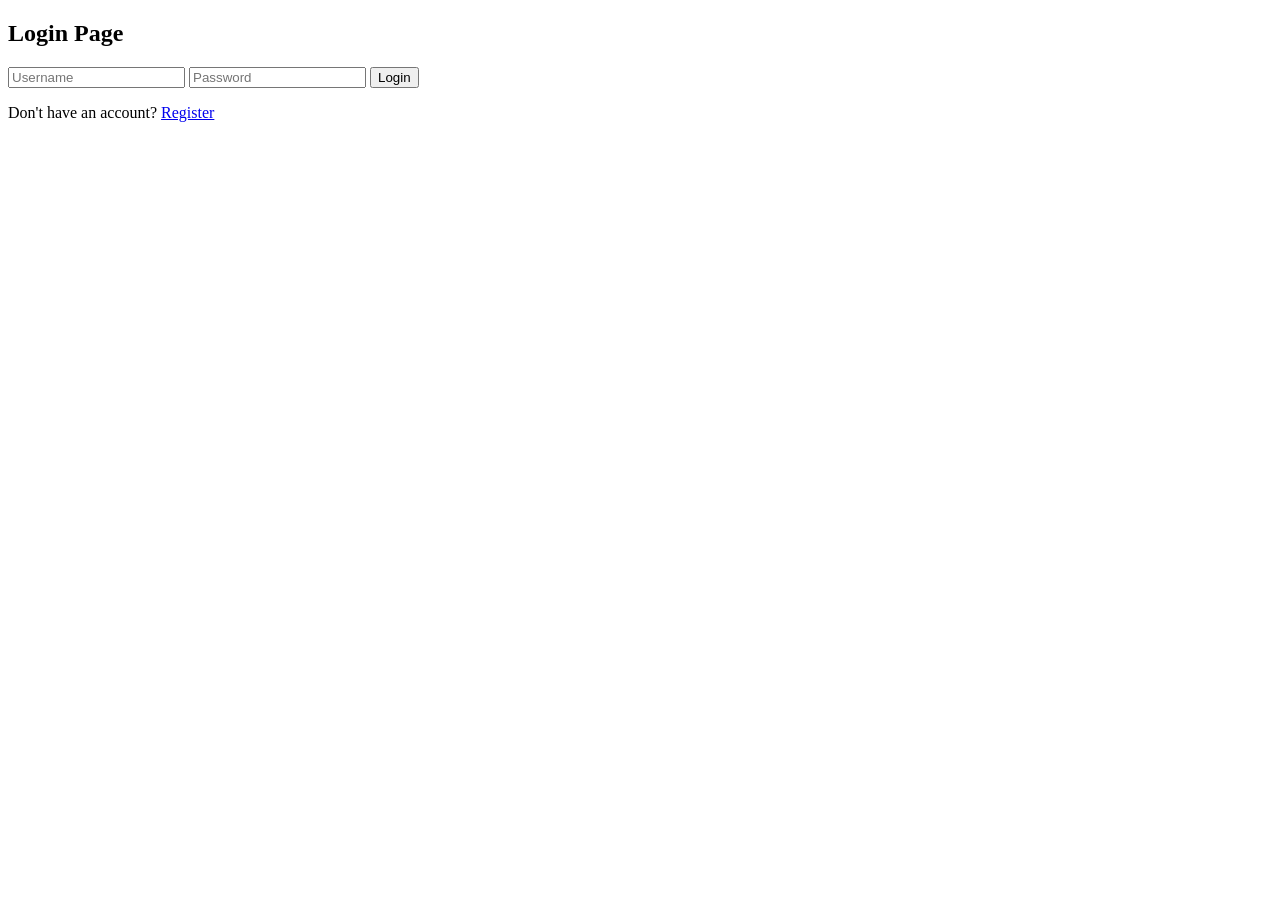
<file: src/main/resources/static/login.html>
<!DOCTYPE html>
<html>
<head>
    <title>Login</title>
</head>
<body>
    <h2>Login Page</h2>

    <form onsubmit="return loginUser(event)">
        <input type="text" placeholder="Username" required />
        <input type="password" placeholder="Password" required />
        <button type="submit">Login</button>
    </form>

    <p>Don't have an account? 
        <a href="register.html">Register</a>
    </p>

    <script>
    function loginUser(e) {
        e.preventDefault();
        window.location.href = "index.html";
        return false;
    }
    </script>
</body>
</html>
</file>
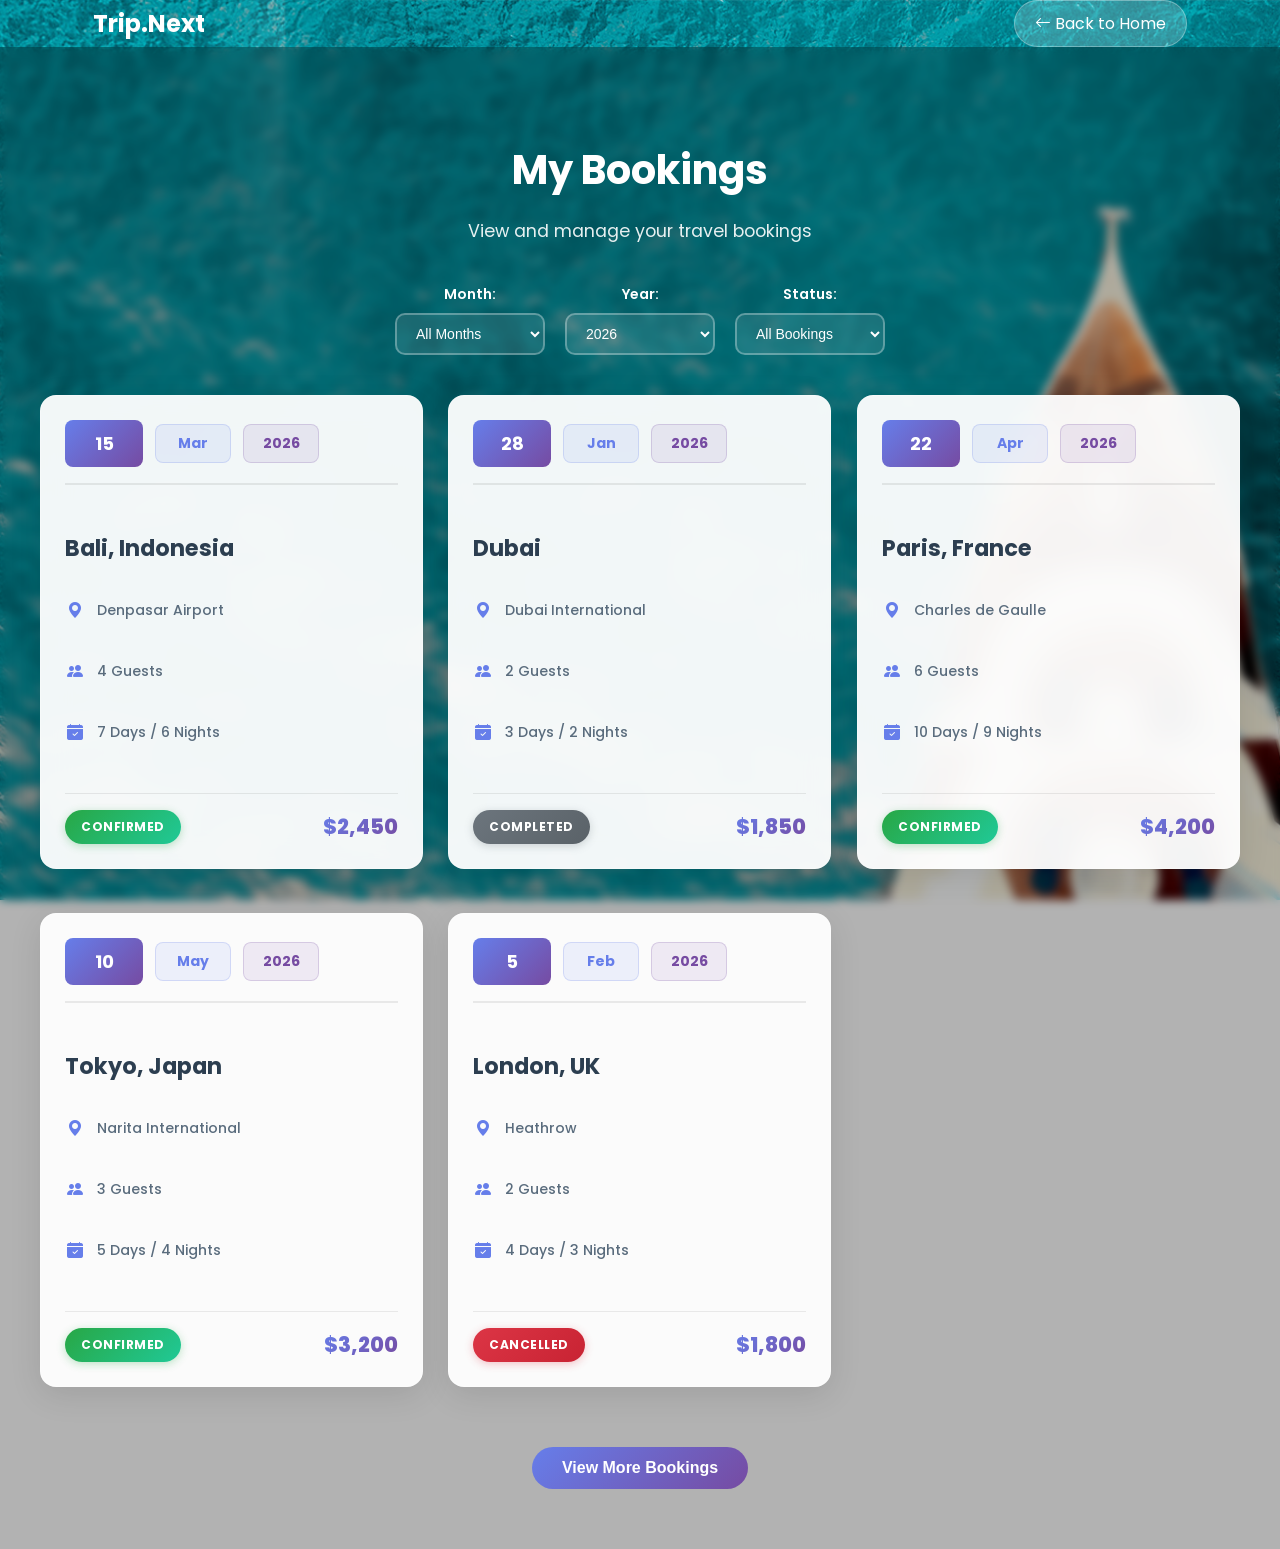
<file: src/main/resources/static/my-bookings.html>
<!DOCTYPE html>
<html lang="en">
<head>
    <meta charset="UTF-8">
    <meta name="viewport" content="width=device-width, initial-scale=1.0">
    <title>My Bookings - Travel Site</title>
    
    <link rel="stylesheet" href="css/style.css?v=2">
    <link rel="stylesheet" href="css/media.css?v=2">
    <link rel="stylesheet" href="https://cdn.jsdelivr.net/npm/bootstrap-icons@1.11.1/font/bootstrap-icons.css">
    
    <style>
        /* Additional styles for standalone bookings page */
        body {
            margin: 0;
            padding: 0;
            background: url('assets/img/background1.png') center center/cover no-repeat fixed !important;
            min-height: 100vh;
            position: relative;
        }
        
        /* Bottom decoration image */
        body::after {
            content: '';
            position: fixed;
            bottom: 0;
            left: 0;
            right: 0;
            height: 200px;
            background: url('data:image/svg+xml,<svg xmlns="http://www.w3.org/2000/svg" viewBox="0 0 1440 320"><path fill="%23ffffff" fill-opacity="0.1" d="M0,96L48,112C96,128,192,160,288,160C384,160,480,128,576,122.7C672,117,768,139,864,133.3C960,128,1056,96,1152,90.7C1248,85,1344,107,1392,117.3L1440,128L1440,320L1392,320C1344,320,1248,320,1152,320C1056,320,960,320,864,320C768,320,672,320,576,320C480,320,384,320,288,320C192,320,96,320,48,320L0,320Z"></path></svg>') no-repeat bottom;
            background-size: cover;
            pointer-events: none;
            z-index: 1;
        }
        
        /* Force override any conflicting backgrounds */
        body.my-bookings,
        .my-bookings,
        .bookings-container,
        .bookings-bg {
            background: url('assets/img/background1.png') center center/cover no-repeat fixed !important;
            background-image: url('assets/img/background1.png') !important;
        }
        
        .bookings-container {
            min-height: 100vh;
            display: flex;
            flex-direction: column;
            position: relative;
            z-index: 2;
        }
        
        /* .bookings-header {
            background: rgba(0, 0, 0, 0.8);
            backdrop-filter: blur(10px);
            padding: 20px 0;
            position: sticky;
            top: 0;
            z-index: 100;
        } */
        
        .bookings-header .nav {
            max-width: 1200px;
            margin: 0 auto;
            padding: 0 20px;
            display: flex;
            justify-content: space-between;
            align-items: center;
        }
        
        .bookings-header .logo {
            color: #fff;
            font-size: 24px;
            font-weight: bold;
            text-decoration: none;
        }
        
        .bookings-header .back-btn {
            background: rgba(255, 255, 255, 0.2);
            color: #fff;
            padding: 10px 20px;
            border: 1px solid rgba(255, 255, 255, 0.3);
            border-radius: 25px;
            text-decoration: none;
            transition: all 0.3s ease;
        }
        
        .bookings-header .back-btn:hover {
            background: rgba(255, 255, 255, 0.3);
            transform: translateY(-2px);
        }
        
        .my-bookings {
            flex: 1;
            padding: 0;
            position: relative;
        }
        
        .bookings-bg {
            position: relative;
            width: 100%;
            min-height: 100vh;
            border-radius: 0;
            overflow: hidden;
        }
        
        .bookings-overlay {
            position: absolute;
            top: 0;
            left: 0;
            width: 100%;
            height: 100%;
            background: rgba(0, 0, 0, 0.3);
            backdrop-filter: blur(5px);
        }
        
        .bookings-content {
            position: relative;
            z-index: 2;
            padding: 60px 20px;
            color: #fff;
            text-align: center;
            max-width: 1200px;
            margin: 0 auto;
        }
        
        .no-bookings {
            text-align: center;
            padding: 60px 20px;
            background: rgba(255, 255, 255, 0.1);
            border-radius: 15px;
            margin-top: 30px;
        }
        
        .no-bookings i {
            font-size: 48px;
            color: #667eea;
            margin-bottom: 20px;
            display: block;
        }
        
        .no-bookings h3 {
            font-size: 1.5em;
            color: #fff;
            margin-bottom: 10px;
        }
        
        .no-bookings p {
            color: rgba(255, 255, 255, 0.8);
            font-size: 14px;
        }
        
        /* Enhanced Booking Card Styles */
        .booking-item {
            background: rgba(255, 255, 255, 0.95);
            backdrop-filter: blur(15px);
            border: 1px solid rgba(255, 255, 255, 0.3);
            border-radius: 16px;
            padding: 24px;
            margin-bottom: 20px;
            box-shadow: 0 8px 32px rgba(0, 0, 0, 0.1);
            transition: all 0.3s ease;
            animation: slideInScale 0.6s ease-out both;
        }
        
        .booking-item:hover {
            transform: translateY(-4px);
            box-shadow: 0 12px 40px rgba(0, 0, 0, 0.15);
            border-color: rgba(255, 255, 255, 0.5);
        }
        
        /* Booking Date Section */
        .booking-date {
            display: flex;
            align-items: center;
            gap: 12px;
            margin-bottom: 20px;
            padding-bottom: 16px;
            border-bottom: 2px solid rgba(0, 0, 0, 0.08);
        }
        
        .booking-date span {
            display: inline-flex;
            align-items: center;
            justify-content: center;
            padding: 8px 12px;
            border-radius: 8px;
            font-weight: 700;
            font-size: 14px;
            min-width: 50px;
            text-align: center;
        }
        
        .booking-date .day {
            background: linear-gradient(135deg, #667eea, #764ba2);
            color: #fff;
            font-size: 18px;
            padding: 10px 14px;
        }
        
        .booking-date .month {
            background: rgba(102, 126, 234, 0.1);
            color: #667eea;
            border: 1px solid rgba(102, 126, 234, 0.2);
        }
        
        .booking-date .year {
            background: rgba(118, 75, 162, 0.1);
            color: #764ba2;
            border: 1px solid rgba(118, 75, 162, 0.2);
        }
        
        /* Booking Details Grid Layout */
        .booking-details {
            display: grid;
            grid-template-columns: 1fr;
            gap: 12px;
        }
        
        .booking-details h4 {
            font-size: 1.4em;
            font-weight: 700;
            color: #2c3e50;
            margin-bottom: 16px;
            line-height: 1.2;
        }
        
        .booking-details .info-row {
            display: flex;
            align-items: center;
            gap: 12px;
            margin-bottom: 8px;
            padding: 8px 0;
        }
        
        .booking-details .info-row i {
            color: #667eea;
            font-size: 16px;
            width: 20px;
            text-align: center;
        }
        
        .booking-details .info-row span {
            color: #5a6c7d;
            font-size: 14px;
            font-weight: 500;
        }
        
        /* Booking Status and Price */
        .booking-status {
            display: flex;
            justify-content: space-between;
            align-items: center;
            margin-top: 20px;
            padding-top: 16px;
            border-top: 1px solid rgba(0, 0, 0, 0.08);
        }
        
        .status-badge {
            padding: 8px 16px;
            border-radius: 20px;
            font-size: 12px;
            font-weight: 700;
            text-transform: uppercase;
            letter-spacing: 0.5px;
        }
        
        .status-badge.confirmed {
            background: linear-gradient(135deg, #28a745, #20c997);
            color: #fff;
            box-shadow: 0 2px 8px rgba(40, 167, 69, 0.3);
        }
        
        .status-badge.completed {
            background: linear-gradient(135deg, #6c757d, #5a6268);
            color: #fff;
            box-shadow: 0 2px 8px rgba(108, 117, 125, 0.3);
        }
        
        .status-badge.cancelled {
            background: linear-gradient(135deg, #dc3545, #c82333);
            color: #fff;
            box-shadow: 0 2px 8px rgba(220, 53, 69, 0.3);
        }
        
        .booking-status .price {
            font-size: 1.3em;
            font-weight: 800;
            color: #2c3e50;
            background: linear-gradient(135deg, #667eea, #764ba2);
            -webkit-background-clip: text;
            -webkit-text-fill-color: transparent;
            background-clip: text;
        }
        
        /* Responsive Design */
        @media (max-width: 768px) {
            .bookings-content {
                padding: 40px 20px;
            }
            
            .booking-filters {
                flex-direction: column;
                gap: 15px;
            }
            
            .filter-group {
                width: 100%;
            }
            
            .booking-item {
                padding: 20px;
                margin-bottom: 16px;
            }
            
            .booking-date {
                flex-direction: column;
                align-items: flex-start;
                gap: 8px;
            }
            
            .booking-date span {
                width: auto;
                min-width: auto;
            }
            
            .booking-details h4 {
                font-size: 1.2em;
            }
            
            .booking-status {
                flex-direction: column;
                align-items: flex-start;
                gap: 12px;
            }
            
            .booking-status .price {
                font-size: 1.1em;
            }
        }
        
        @media (max-width: 480px) {
            .booking-details .info-row {
                flex-direction: column;
                align-items: flex-start;
                gap: 4px;
            }
            
            .booking-details .info-row i {
                align-self: flex-start;
            }
            
            .booking-status {
                flex-direction: column;
                align-items: stretch;
                gap: 8px;
            }
            
            .booking-status .price {
                text-align: center;
                padding: 8px;
                background: rgba(102, 126, 234, 0.1);
                border-radius: 8px;
            }
        }
        
        @media (max-width: 768px) {
            .bookings-header .nav {
                flex-direction: column;
                gap: 15px;
            }
            
            .bookings-content {
                padding: 40px 20px;
            }
        }
    </style>
</head>
<body>
    <div class="bookings-container">
        <!-- Navigation Header -->
        <header class="bookings-header">
            <nav class="nav">
                <a href="index.html" class="logo">Trip.Next</a>
                <a href="index.html" class="back-btn">
                    <i class="bi bi-arrow-left"></i> Back to Home
                </a>
            </nav>
        </header>

        <!-- My Bookings Section -->
        <section class="my-bookings">
            <div class="bookings-bg">
                <div class="bookings-overlay"></div>
                <div class="bookings-content">
                    <h2>My Bookings</h2>
                    <p>View and manage your travel bookings</p>
                    
                    <!-- Filter Controls -->
                    <div class="booking-filters">
                        <div class="filter-group">
                            <label for="monthFilter">Month:</label>
                            <select id="monthFilter">
                                <option value="">All Months</option>
                                <option value="1">January</option>
                                <option value="2">February</option>
                                <option value="3">March</option>
                                <option value="4">April</option>
                                <option value="5">May</option>
                                <option value="6">June</option>
                                <option value="7">July</option>
                                <option value="8">August</option>
                                <option value="9">September</option>
                                <option value="10">October</option>
                                <option value="11">November</option>
                                <option value="12">December</option>
                            </select>
                        </div>
                        
                        <div class="filter-group">
                            <label for="yearFilter">Year:</label>
                            <select id="yearFilter">
                                <option value="">All Years</option>
                                <option value="2024">2024</option>
                                <option value="2025">2025</option>
                                <option value="2026" selected>2026</option>
                                <option value="2027">2027</option>
                            </select>
                        </div>
                        
                        <div class="filter-group">
                            <label for="statusFilter">Status:</label>
                            <select id="statusFilter">
                                <option value="">All Bookings</option>
                                <option value="upcoming">Upcoming</option>
                                <option value="past">Past</option>
                                <option value="cancelled">Cancelled</option>
                            </select>
                        </div>
                    </div>
                    
                    <!-- Bookings List -->
                    <div class="bookings-list" id="bookingsList">
                        <!-- Bookings will be dynamically loaded here -->
                    </div>
                    
                    <!-- View More Button -->
                    <div class="view-more-container">
                        <button class="view-more-btn" onclick="loadMoreBookings()">View More Bookings</button>
                    </div>
                </div>
            </div>
        </section>
    </div>

    <!-- Interactive Animations Script -->
    <script>
        let allBookings = [];
        let filterBookings = function () {};
        let monthFilter;
        let yearFilter;
        let statusFilter;
        let bookingsList;

        // My Bookings Filter Functionality
        document.addEventListener('DOMContentLoaded', () => {
            monthFilter = document.getElementById('monthFilter');
            yearFilter = document.getElementById('yearFilter');
            statusFilter = document.getElementById('statusFilter');
            bookingsList = document.getElementById('bookingsList');
            
            // Defensive checks for DOM elements
            if (!monthFilter || !yearFilter || !statusFilter || !bookingsList) {
                console.error('Required DOM elements not found');
                return;
            }
            
            // Sample booking data (in real app, this would come from backend)
            allBookings = [
                {
                    id: 1,
                    destination: 'Bali, Indonesia',
                    airport: 'Denpasar Airport',
                    guests: 4,
                    days: 7,
                    nights: 6,
                    date: { day: 15, month: 3, year: 2026 },
                    status: 'confirmed',
                    price: 2450
                },
                {
                    id: 2,
                    destination: 'Dubai',
                    airport: 'Dubai International',
                    guests: 2,
                    days: 3,
                    nights: 2,
                    date: { day: 28, month: 1, year: 2026 },
                    status: 'completed',
                    price: 1850
                },
                {
                    id: 3,
                    destination: 'Paris, France',
                    airport: 'Charles de Gaulle',
                    guests: 6,
                    days: 10,
                    nights: 9,
                    date: { day: 22, month: 4, year: 2026 },
                    status: 'confirmed',
                    price: 4200
                },
                {
                    id: 4,
                    destination: 'Tokyo, Japan',
                    airport: 'Narita International',
                    guests: 3,
                    days: 5,
                    nights: 4,
                    date: { day: 10, month: 5, year: 2026 },
                    status: 'confirmed',
                    price: 3200
                },
                {
                    id: 5,
                    destination: 'London, UK',
                    airport: 'Heathrow',
                    guests: 2,
                    days: 4,
                    nights: 3,
                    date: { day: 5, month: 2, year: 2026 },
                    status: 'cancelled',
                    price: 1800
                }
            ];
            
            filterBookings = function filterBookings() {
                const selectedMonth = parseInt(monthFilter.value) || null;
                const selectedYear = parseInt(yearFilter.value) || null;
                const selectedStatus = statusFilter.value || null;
                
                let filteredBookings = [...allBookings];
                
                // Filter by month
                if (selectedMonth) {
                    filteredBookings = filteredBookings.filter(booking => 
                        booking.date.month === selectedMonth);
                }
                
                // Filter by year
                if (selectedYear) {
                    filteredBookings = filteredBookings.filter(booking => 
                        booking.date.year === selectedYear);
                }
                
                // Filter by status
                if (selectedStatus) {
                    const today = new Date();
                    filteredBookings = filteredBookings.filter(booking => {
                        if (selectedStatus === 'upcoming') {
                            return new Date(booking.date.year, booking.date.month - 1, booking.date.day) > today;
                        } else if (selectedStatus === 'past') {
                            return new Date(booking.date.year, booking.date.month - 1, booking.date.day) <= today;
                        } else {
                            return booking.status === selectedStatus;
                        }
                    });
                }
                
                displayBookings(filteredBookings);
            };
            
            function displayBookings(bookings) {
                bookingsList.innerHTML = '';
                
                if (bookings.length === 0) {
                    bookingsList.innerHTML = `
                        <div class="no-bookings">
                            <i class="bi bi-inbox"></i>
                            <h3>No bookings found</h3>
                            <p>Try adjusting your filters to see more results</p>
                        </div>
                    `;
                    return;
                }
                
                bookings.forEach((booking, index) => {
                    const statusClass = booking.status === 'completed' ? 'past' : 'upcoming';
                    const statusBadgeClass = booking.status;
                    const statusText = booking.status.charAt(0).toUpperCase() + booking.status.slice(1);
                    
                    const bookingElement = document.createElement('div');
                    bookingElement.className = `booking-item ${statusClass}`;
                    bookingElement.style.animationDelay = `${index * 0.2}s`;
                    
                    bookingElement.innerHTML = `
                        <div class="booking-date">
                            <span class="day">${booking.date.day}</span>
                            <span class="month">${getMonthName(booking.date.month)}</span>
                            <span class="year">${booking.date.year}</span>
                        </div>
                        <div class="booking-details">
                            <h4>${booking.destination}</h4>
                            <div class="info-row">
                                <i class="bi bi-geo-alt-fill"></i>
                                <span>${booking.airport}</span>
                            </div>
                            <div class="info-row">
                                <i class="bi bi-people-fill"></i>
                                <span>${booking.guests} Guests</span>
                            </div>
                            <div class="info-row">
                                <i class="bi bi-calendar-check-fill"></i>
                                <span>${booking.days} Days / ${booking.nights} Nights</span>
                            </div>
                            <div class="booking-status">
                                <span class="status-badge ${statusBadgeClass}">${statusText}</span>
                                <span class="price">$${booking.price.toLocaleString()}</span>
                            </div>
                        </div>
                    `;
                    
                    bookingsList.appendChild(bookingElement);
                });
            }
            
            function getMonthName(monthNumber) {
                const months = ['Jan', 'Feb', 'Mar', 'Apr', 'May', 'Jun', 'Jul', 'Aug', 'Sep', 'Oct', 'Nov', 'Dec'];
                return months[monthNumber - 1];
            }
            
            // Add event listeners
            monthFilter.addEventListener('change', filterBookings);
            yearFilter.addEventListener('change', filterBookings);
            statusFilter.addEventListener('change', filterBookings);
            
            // Initial display
            filterBookings();
        });

        // Load more bookings function
        function loadMoreBookings(event) {
            const button = event && event.target ? event.target : document.querySelector('.view-more-btn');
            if (!button) return;
            
            button.innerHTML = '<span class="loading-spinner"></span> Loading...';
            button.disabled = true;
            
            // Simulate loading more bookings
            setTimeout(() => {
                // Add more sample bookings
                const additionalBookings = [
                    {
                        id: 6,
                        destination: 'Sydney, Australia',
                        airport: 'Sydney Kingsford Smith',
                        guests: 4,
                        days: 8,
                        nights: 7,
                        date: { day: 18, month: 6, year: 2026 },
                        status: 'confirmed',
                        price: 3800
                    },
                    {
                        id: 7,
                        destination: 'Rome, Italy',
                        airport: 'Fiumicino',
                        guests: 2,
                        days: 5,
                        nights: 4,
                        date: { day: 12, month: 7, year: 2026 },
                        status: 'confirmed',
                        price: 2200
                    },
                    {
                        id: 8,
                        destination: 'New York, USA',
                        airport: 'JFK',
                        guests: 3,
                        days: 6,
                        nights: 5,
                        date: { day: 25, month: 8, year: 2026 },
                        status: 'confirmed',
                        price: 3500
                    }
                ];
                
                // Add to existing bookings
                allBookings.push(...additionalBookings);
                
                // Re-apply current filters
                filterBookings();
                
                button.innerHTML = 'View More Bookings';
                button.disabled = false;
                
                // Show success message
                const successMsg = document.createElement('div');
                successMsg.className = 'success-message';
                successMsg.textContent = '3 more bookings loaded!';
                successMsg.style.cssText = `
                    position: fixed;
                    top: 20px;
                    right: 20px;
                    background: linear-gradient(135deg, #28a745, #20c997);
                    color: white;
                    padding: 12px 20px;
                    border-radius: 8px;
                    box-shadow: 0 4px 12px rgba(40, 167, 69, 0.3);
                    z-index: 1000;
                    animation: slideInRight 0.3s ease-out;
                `;
                document.body.appendChild(successMsg);
                
                setTimeout(() => {
                    if (successMsg.parentNode) {
                        successMsg.remove();
                    }
                }, 3000);
            }, 1000);
        }

        // Add ripple effect to buttons
        function createRipple(event) {
            const button = event.currentTarget;
            const ripple = document.createElement('span');
            const rect = button.getBoundingClientRect();
            const size = Math.max(rect.width, rect.height);
            const x = event.clientX - rect.left - size / 2;
            const y = event.clientY - rect.top - size / 2;
            
            ripple.style.cssText = `
                position: absolute;
                border-radius: 50%;
                background: rgba(255, 255, 255, 0.5);
                transform: scale(0);
                animation: ripple 0.6s linear;
                left: ${x}px;
                top: ${y}px;
                width: ${size}px;
                height: ${size}px;
            `;
            
            button.appendChild(ripple);
            
            setTimeout(() => {
                ripple.remove();
            }, 600);
        }

        // Add ripple styles
        const rippleStyle = document.createElement('style');
        rippleStyle.textContent = `
            @keyframes ripple {
                to {
                    transform: scale(4);
                    opacity: 0;
                }
            }
            
            @keyframes slideInRight {
                from {
                    transform: translateX(100%);
                    opacity: 0;
                }
                to {
                    transform: translateX(0);
                    opacity: 1;
                }
            }
            
            button {
                position: relative;
                overflow: hidden;
            }
        `;
        document.head.appendChild(rippleStyle);

        // Apply ripple effect to all buttons
        document.querySelectorAll('button').forEach(button => {
            button.addEventListener('click', createRipple);
        });
    </script>
</body>
</html>
</file>
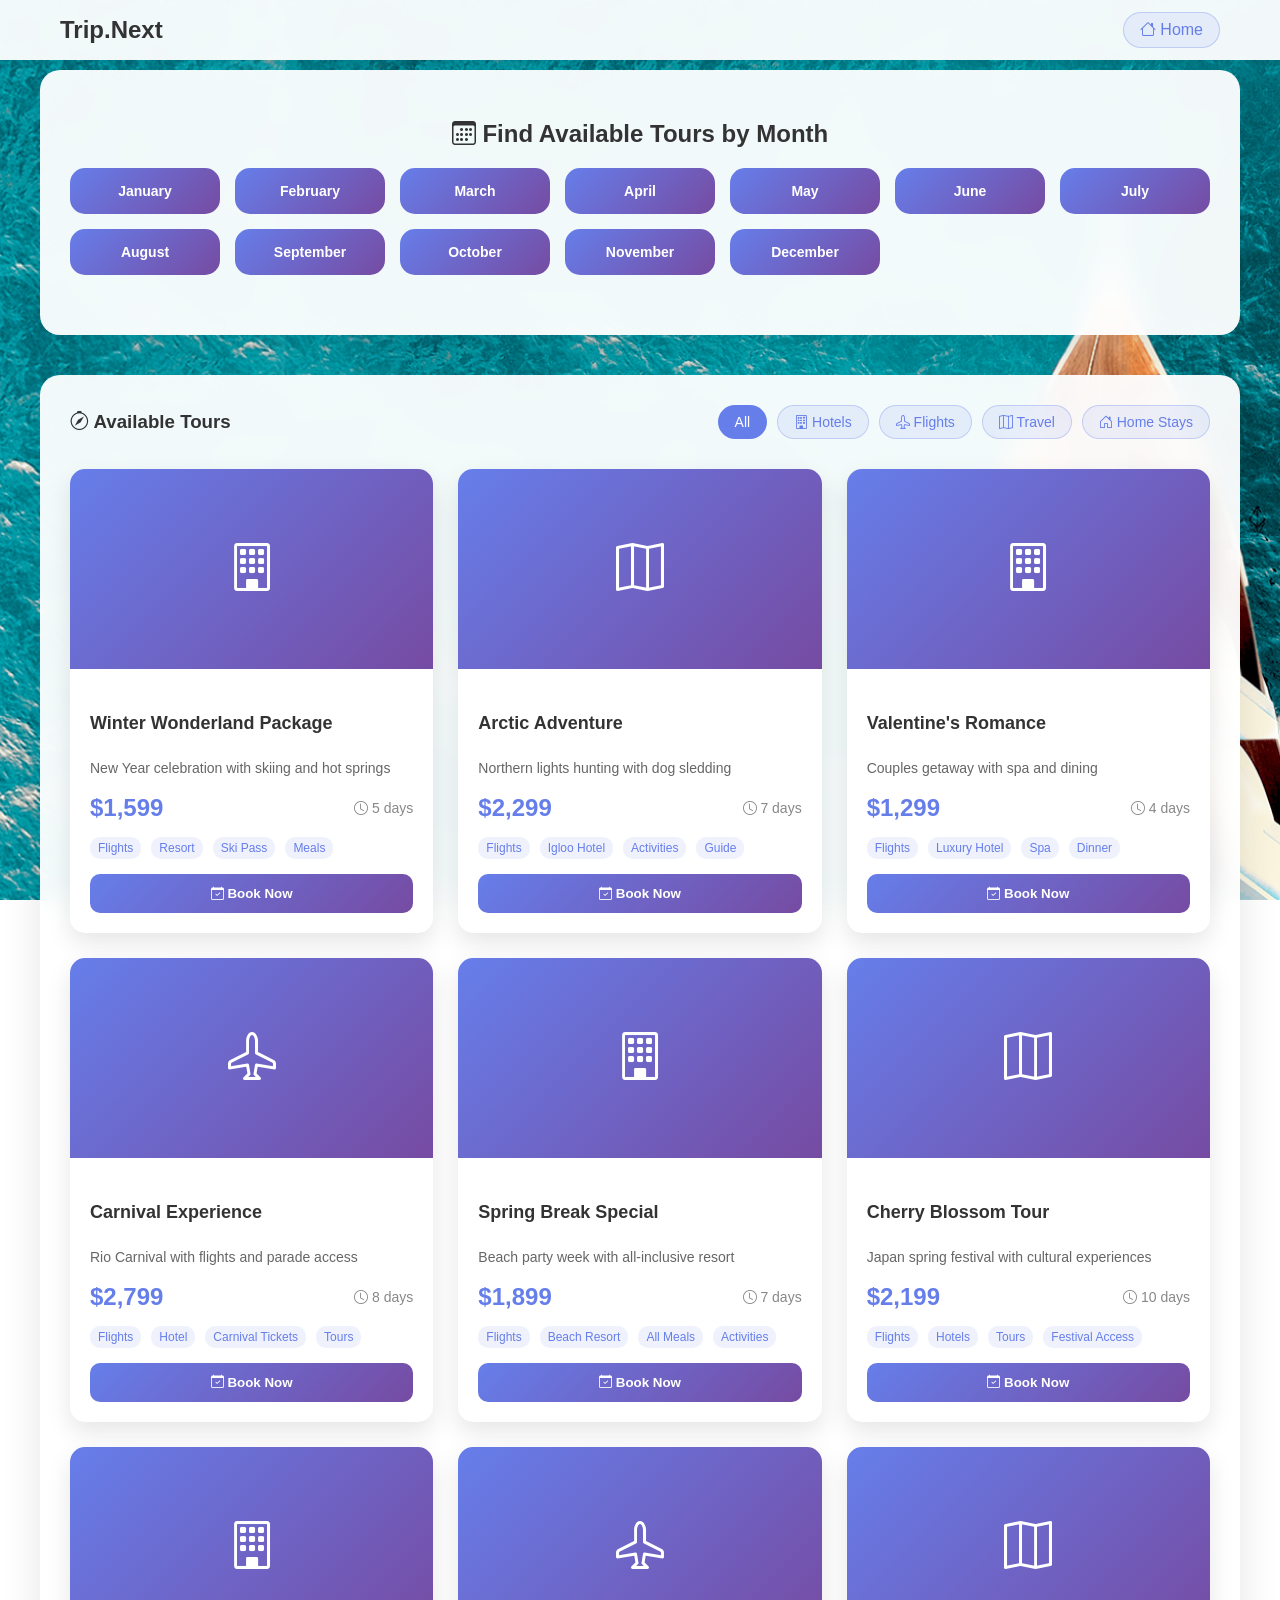
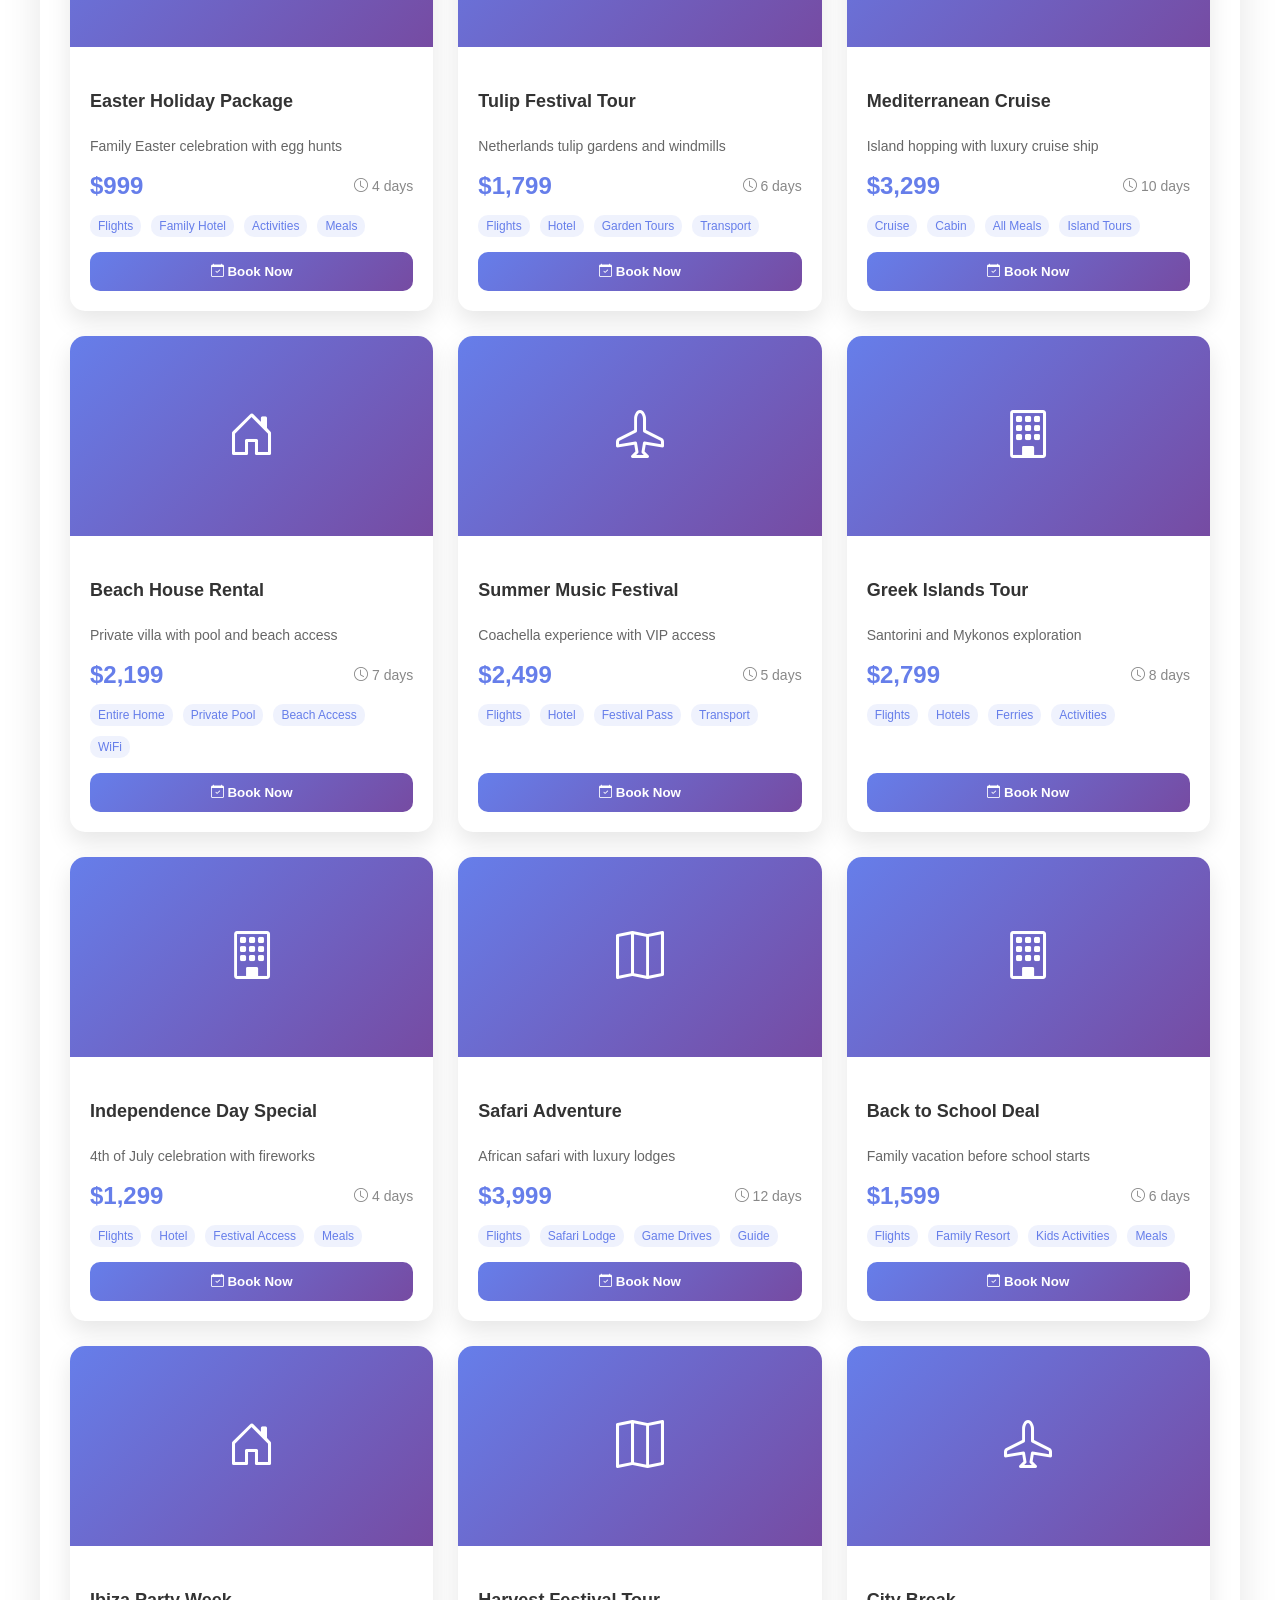
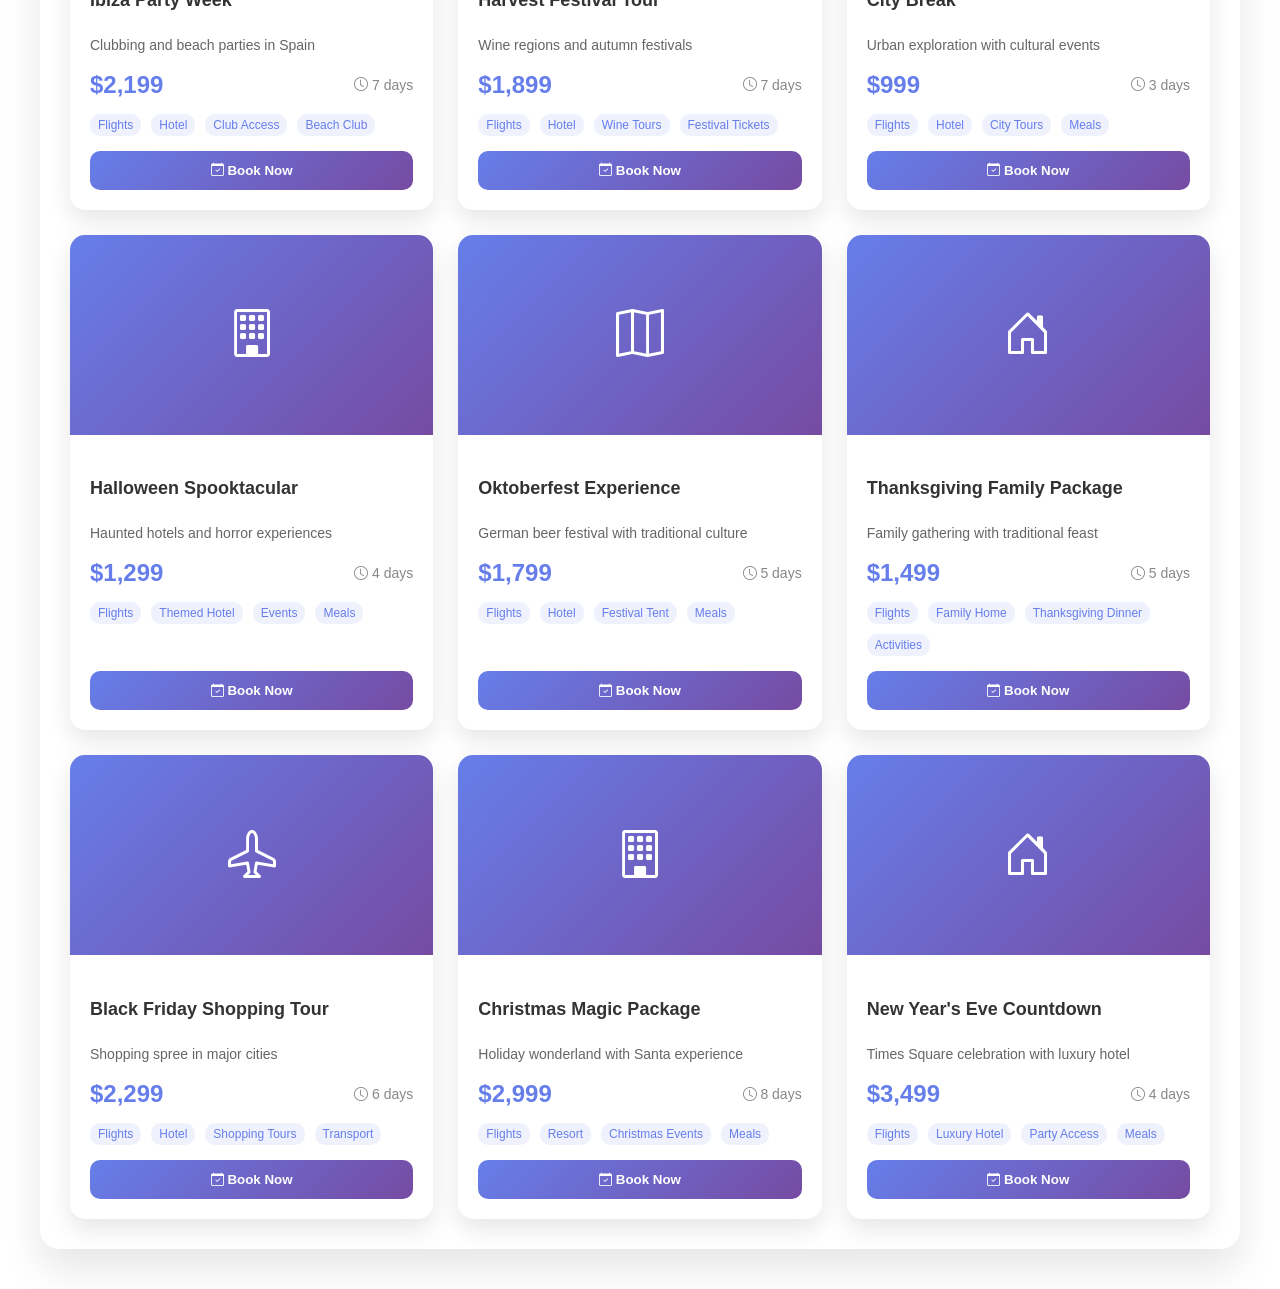
<file: src/main/resources/static/special-offers.html>
<!DOCTYPE html>
<html lang="en">
<head>
    <meta charset="UTF-8">
    <meta name="viewport" content="width=device-width, initial-scale=1.0">
    <title>Special Offers - Trip.Next</title>
    <link rel="stylesheet" href="css/style.css">
    <link rel="stylesheet" href="https://cdn.jsdelivr.net/npm/bootstrap-icons@1.11.1/font/bootstrap-icons.css">
    
    <style>
        * {
            box-sizing: border-box;
        }

        body {
            margin: 0;
            padding: 0;
            background: url('assets/img/background1.png') center center/cover no-repeat fixed;
            min-height: 100vh;
            font-family: 'Segoe UI', Tahoma, Geneva, Verdana, sans-serif;
        }

        .offers-container {
            min-height: 100vh;
            display: flex;
            flex-direction: column;
        }

        .offers-header {
            background: rgba(255, 255, 255, 0.95);
            backdrop-filter: blur(10px);
            padding: 12px 0;
            box-shadow: 0 2px 10px rgba(0,0,0,0.1);
            position: sticky;
            top: 0;
            z-index: 100;
            width: 100%;
            height: auto;
            min-height: 0 !important;
            margin: 0;
        }

        .offers-header nav {
            max-width: 1200px;
            margin: 0 auto;
            padding: 0 20px;
            display: flex;
            justify-content: space-between;
            align-items: center;
        }

        .offers-header .logo {
            color: #333;
            font-size: 24px;
            font-weight: bold;
            text-decoration: none;
        }

        .offers-header .home-btn {
            background: rgba(102, 126, 234, 0.1);
            color: #667eea;
            padding: 8px 16px;
            border: 1px solid rgba(102, 126, 234, 0.3);
            border-radius: 20px;
            text-decoration: none;
            transition: all 0.3s ease;
        }

        .offers-header .home-btn:hover {
            background: rgba(102, 126, 234, 0.2);
            transform: translateY(-1px);
        }

        .offers-main {
            flex: 1;
            padding: 20px 20px 40px;
            margin-top: -10px;
            position: relative;
            z-index: 1;
        }

        .offers-content {
            max-width: 1200px;
            margin: 0 auto;
        }

        .month-filter {
            background: rgba(255, 255, 255, 0.95);
            backdrop-filter: blur(15px);
            border-radius: 20px;
            padding: 30px;
            margin-bottom: 40px;
            box-shadow: 0 20px 40px rgba(0,0,0,0.1);
        }

        .month-filter h2 {
            color: #333;
            margin-bottom: 20px;
            text-align: center;
        }

        .month-grid {
            display: grid;
            grid-template-columns: repeat(auto-fit, minmax(150px, 1fr));
            gap: 15px;
            margin-bottom: 30px;
        }

        .month-btn {
            background: linear-gradient(135deg, #667eea 0%, #764ba2 100%);
            color: white;
            border: none;
            border-radius: 15px;
            padding: 15px 20px;
            cursor: pointer;
            transition: all 0.3s ease;
            font-weight: 600;
            font-size: 14px;
        }

        .month-btn:hover {
            transform: translateY(-2px);
            box-shadow: 0 10px 20px rgba(102, 126, 234, 0.3);
        }

        .month-btn.active {
            background: linear-gradient(135deg, #28a745 0%, #20c997 100%);
            box-shadow: 0 5px 15px rgba(40, 167, 69, 0.3);
        }

        .tours-section {
            background: rgba(255, 255, 255, 0.95);
            backdrop-filter: blur(15px);
            border-radius: 20px;
            padding: 30px;
            box-shadow: 0 20px 40px rgba(0,0,0,0.1);
        }

        .tours-header {
            display: flex;
            justify-content: space-between;
            align-items: center;
            margin-bottom: 30px;
            flex-wrap: wrap;
            gap: 15px;
        }

        .tours-header h3 {
            color: #333;
            margin: 0;
        }

        .tour-type-filters {
            display: flex;
            gap: 10px;
            flex-wrap: wrap;
        }

        .type-filter {
            background: rgba(102, 126, 234, 0.1);
            color: #667eea;
            border: 1px solid rgba(102, 126, 234, 0.3);
            border-radius: 20px;
            padding: 8px 16px;
            cursor: pointer;
            transition: all 0.3s ease;
            font-size: 14px;
        }

        .type-filter:hover {
            background: rgba(102, 126, 234, 0.2);
        }

        .type-filter.active {
            background: #667eea;
            color: white;
        }

        .tours-grid {
            display: grid;
            grid-template-columns: repeat(auto-fit, minmax(300px, 1fr));
            gap: 25px;
            margin-top: 30px;
        }

        .tour-card {
            background: white;
            border-radius: 15px;
            overflow: hidden;
            box-shadow: 0 10px 25px rgba(0,0,0,0.1);
            transition: all 0.3s ease;
            display: flex;
            flex-direction: column;
        }

        .tour-card:hover {
            transform: translateY(-5px);
            box-shadow: 0 15px 35px rgba(0,0,0,0.15);
        }

        .tour-image {
            width: 100%;
            height: 200px;
            object-fit: cover;
            background: linear-gradient(135deg, #667eea 0%, #764ba2 100%);
            display: flex;
            align-items: center;
            justify-content: center;
            color: white;
            font-size: 48px;
        }

        .tour-content {
            padding: 20px;
            display: flex;
            flex-direction: column;
            flex: 1;
        }

        .tour-title {
            font-size: 18px;
            font-weight: 600;
            color: #333;
            margin-bottom: 10px;
        }

        .tour-description {
            color: #666;
            font-size: 14px;
            line-height: 1.5;
            margin-bottom: 15px;
        }

        .tour-details {
            display: flex;
            justify-content: space-between;
            align-items: center;
            margin-bottom: 15px;
        }

        .tour-price {
            font-size: 24px;
            font-weight: bold;
            color: #667eea;
        }

        .tour-duration {
            color: #888;
            font-size: 14px;
        }

        .tour-features {
            display: flex;
            gap: 10px;
            flex-wrap: wrap;
            margin-bottom: 15px;
        }

        .empty-state {
            text-align: center;
            padding: 40px;
            color: #666;
            grid-column: 1 / -1;
        }

        .empty-state i {
            font-size: 48px;
            margin-bottom: 20px;
            display: block;
        }

        .feature-tag {
            background: rgba(102, 126, 234, 0.1);
            color: #667eea;
            padding: 4px 8px;
            border-radius: 10px;
            font-size: 12px;
        }

        .book-now-btn {
            width: 100%;
            background: linear-gradient(135deg, #667eea 0%, #764ba2 100%);
            color: white;
            border: none;
            border-radius: 10px;
            padding: 12px;
            cursor: pointer;
            font-weight: 600;
            transition: all 0.3s ease;
            margin-top: auto;
        }

        .book-now-btn:hover {
            transform: translateY(-2px);
            box-shadow: 0 5px 15px rgba(102, 126, 234, 0.3);
        }

        @media (max-width: 768px) {
            .offers-main {
                padding: 16px 14px 28px;
                margin-top: -6px;
            }

            .tours-grid {
                grid-template-columns: 1fr;
            }
            
            .month-grid {
                grid-template-columns: repeat(auto-fit, minmax(120px, 1fr));
            }
            
            .tours-header {
                flex-direction: column;
                align-items: flex-start;
            }
        }
    </style>
</head>
<body class="booking-page special-offers-page">
    <div class="offers-container">
        <header class="offers-header">
            <nav>
                <a href="index.html" class="logo">Trip.Next</a>
                <a href="index.html" class="home-btn">
                    <i class="bi bi-house"></i> Home
                </a>
            </nav>
        </header>

        <main class="offers-main">
            <div class="offers-content">
                <!-- Month Filter Section -->
                <div class="month-filter">
                    <h2><i class="bi bi-calendar3"></i> Find Available Tours by Month</h2>
                    <div class="month-grid">
                        <button class="month-btn" data-month="january">January</button>
                        <button class="month-btn" data-month="february">February</button>
                        <button class="month-btn" data-month="march">March</button>
                        <button class="month-btn" data-month="april">April</button>
                        <button class="month-btn" data-month="may">May</button>
                        <button class="month-btn" data-month="june">June</button>
                        <button class="month-btn" data-month="july">July</button>
                        <button class="month-btn" data-month="august">August</button>
                        <button class="month-btn" data-month="september">September</button>
                        <button class="month-btn" data-month="october">October</button>
                        <button class="month-btn" data-month="november">November</button>
                        <button class="month-btn" data-month="december">December</button>
                    </div>
                </div>

                <!-- Tours Section -->
                <div class="tours-section">
                    <div class="tours-header">
                        <h3><i class="bi bi-compass"></i> Available Tours</h3>
                        <div class="tour-type-filters">
                            <button class="type-filter active" data-type="all">All</button>
                            <button class="type-filter" data-type="hotel"><i class="bi bi-building"></i> Hotels</button>
                            <button class="type-filter" data-type="plane"><i class="bi bi-airplane"></i> Flights</button>
                            <button class="type-filter" data-type="travel"><i class="bi bi-map"></i> Travel</button>
                            <button class="type-filter" data-type="home"><i class="bi bi-house-door"></i> Home Stays</button>
                        </div>
                    </div>

                    <div class="tours-grid" id="toursGrid">
                        <!-- Tours will be dynamically loaded here -->
                    </div>
                </div>
            </div>
        </main>
    </div>

    <script>
        // Tour data with different packages for each month
        const tourData = {
            january: [
                {
                    title: "Winter Wonderland Package",
                    description: "New Year celebration with skiing and hot springs",
                    price: "$1,599",
                    duration: "5 days",
                    features: ["Flights", "Resort", "Ski Pass", "Meals"],
                    type: "hotel",
                    icon: "🏨"
                },
                {
                    title: "Arctic Adventure",
                    description: "Northern lights hunting with dog sledding",
                    price: "$2,299",
                    duration: "7 days",
                    features: ["Flights", "Igloo Hotel", "Activities", "Guide"],
                    type: "travel",
                    icon: "🚌"
                }
            ],
            february: [
                {
                    title: "Valentine's Romance",
                    description: "Couples getaway with spa and dining",
                    price: "$1,299",
                    duration: "4 days",
                    features: ["Flights", "Luxury Hotel", "Spa", "Dinner"],
                    type: "hotel",
                    icon: "🏨"
                },
                {
                    title: "Carnival Experience",
                    description: "Rio Carnival with flights and parade access",
                    price: "$2,799",
                    duration: "8 days",
                    features: ["Flights", "Hotel", "Carnival Tickets", "Tours"],
                    type: "plane",
                    icon: "✈️"
                }
            ],
            march: [
                {
                    title: "Spring Break Special",
                    description: "Beach party week with all-inclusive resort",
                    price: "$1,899",
                    duration: "7 days",
                    features: ["Flights", "Beach Resort", "All Meals", "Activities"],
                    type: "hotel",
                    icon: "🏨"
                },
                {
                    title: "Cherry Blossom Tour",
                    description: "Japan spring festival with cultural experiences",
                    price: "$2,199",
                    duration: "10 days",
                    features: ["Flights", "Hotels", "Tours", "Festival Access"],
                    type: "travel",
                    icon: "🚌"
                }
            ],
            april: [
                {
                    title: "Easter Holiday Package",
                    description: "Family Easter celebration with egg hunts",
                    price: "$999",
                    duration: "4 days",
                    features: ["Flights", "Family Hotel", "Activities", "Meals"],
                    type: "hotel",
                    icon: "🏨"
                },
                {
                    title: "Tulip Festival Tour",
                    description: "Netherlands tulip gardens and windmills",
                    price: "$1,799",
                    duration: "6 days",
                    features: ["Flights", "Hotel", "Garden Tours", "Transport"],
                    type: "plane",
                    icon: "✈️"
                }
            ],
            may: [
                {
                    title: "Mediterranean Cruise",
                    description: "Island hopping with luxury cruise ship",
                    price: "$3,299",
                    duration: "10 days",
                    features: ["Cruise", "Cabin", "All Meals", "Island Tours"],
                    type: "travel",
                    icon: "🚌"
                },
                {
                    title: "Beach House Rental",
                    description: "Private villa with pool and beach access",
                    price: "$2,199",
                    duration: "7 days",
                    features: ["Entire Home", "Private Pool", "Beach Access", "WiFi"],
                    type: "home",
                    icon: "🏠"
                }
            ],
            june: [
                {
                    title: "Summer Music Festival",
                    description: "Coachella experience with VIP access",
                    price: "$2,499",
                    duration: "5 days",
                    features: ["Flights", "Hotel", "Festival Pass", "Transport"],
                    type: "plane",
                    icon: "✈️"
                },
                {
                    title: "Greek Islands Tour",
                    description: "Santorini and Mykonos exploration",
                    price: "$2,799",
                    duration: "8 days",
                    features: ["Flights", "Hotels", "Ferries", "Activities"],
                    type: "hotel",
                    icon: "🏨"
                }
            ],
            july: [
                {
                    title: "Independence Day Special",
                    description: "4th of July celebration with fireworks",
                    price: "$1,299",
                    duration: "4 days",
                    features: ["Flights", "Hotel", "Festival Access", "Meals"],
                    type: "hotel",
                    icon: "🏨"
                },
                {
                    title: "Safari Adventure",
                    description: "African safari with luxury lodges",
                    price: "$3,999",
                    duration: "12 days",
                    features: ["Flights", "Safari Lodge", "Game Drives", "Guide"],
                    type: "travel",
                    icon: "🚌"
                }
            ],
            august: [
                {
                    title: "Back to School Deal",
                    description: "Family vacation before school starts",
                    price: "$1,599",
                    duration: "6 days",
                    features: ["Flights", "Family Resort", "Kids Activities", "Meals"],
                    type: "hotel",
                    icon: "🏨"
                },
                {
                    title: "Ibiza Party Week",
                    description: "Clubbing and beach parties in Spain",
                    price: "$2,199",
                    duration: "7 days",
                    features: ["Flights", "Hotel", "Club Access", "Beach Club"],
                    type: "home",
                    icon: "🏠"
                }
            ],
            september: [
                {
                    title: "Harvest Festival Tour",
                    description: "Wine regions and autumn festivals",
                    price: "$1,899",
                    duration: "7 days",
                    features: ["Flights", "Hotel", "Wine Tours", "Festival Tickets"],
                    type: "travel",
                    icon: "🚌"
                },
                {
                    title: "City Break",
                    description: "Urban exploration with cultural events",
                    price: "$999",
                    duration: "3 days",
                    features: ["Flights", "Hotel", "City Tours", "Meals"],
                    type: "plane",
                    icon: "✈️"
                }
            ],
            october: [
                {
                    title: "Halloween Spooktacular",
                    description: "Haunted hotels and horror experiences",
                    price: "$1,299",
                    duration: "4 days",
                    features: ["Flights", "Themed Hotel", "Events", "Meals"],
                    type: "hotel",
                    icon: "🏨"
                },
                {
                    title: "Oktoberfest Experience",
                    description: "German beer festival with traditional culture",
                    price: "$1,799",
                    duration: "5 days",
                    features: ["Flights", "Hotel", "Festival Tent", "Meals"],
                    type: "travel",
                    icon: "🚌"
                }
            ],
            november: [
                {
                    title: "Thanksgiving Family Package",
                    description: "Family gathering with traditional feast",
                    price: "$1,499",
                    duration: "5 days",
                    features: ["Flights", "Family Home", "Thanksgiving Dinner", "Activities"],
                    type: "home",
                    icon: "�"
                },
                {
                    title: "Black Friday Shopping Tour",
                    description: "Shopping spree in major cities",
                    price: "$2,299",
                    duration: "6 days",
                    features: ["Flights", "Hotel", "Shopping Tours", "Transport"],
                    type: "plane",
                    icon: "✈️"
                }
            ],
            december: [
                {
                    title: "Christmas Magic Package",
                    description: "Holiday wonderland with Santa experience",
                    price: "$2,999",
                    duration: "8 days",
                    features: ["Flights", "Resort", "Christmas Events", "Meals"],
                    type: "hotel",
                    icon: "🏨"
                },
                {
                    title: "New Year's Eve Countdown",
                    description: "Times Square celebration with luxury hotel",
                    price: "$3,499",
                    duration: "4 days",
                    features: ["Flights", "Luxury Hotel", "Party Access", "Meals"],
                    type: "home",
                    icon: "🏠"
                }
            ]
        };

        let currentMonth = null;
        let currentType = 'all';

        // Initialize page
        document.addEventListener('DOMContentLoaded', function() {
            renderTours();
            setupEventListeners();
        });

        function setupEventListeners() {
            // Month filter buttons
            document.querySelectorAll('.month-btn').forEach(btn => {
                btn.addEventListener('click', function() {
                    const month = this.dataset.month;
                    selectMonth(month);
                });
            });

            // Type filter buttons
            document.querySelectorAll('.type-filter').forEach(btn => {
                btn.addEventListener('click', function() {
                    const type = this.dataset.type;
                    selectType(type);
                });
            });
        }

        function selectMonth(month) {
            // Remove active class from all month buttons
            document.querySelectorAll('.month-btn').forEach(btn => {
                btn.classList.remove('active');
            });
            
            // Add active class to selected month
            document.querySelector(`[data-month="${month}"]`).classList.add('active');
            
            currentMonth = month;
            renderTours();
        }

        function selectType(type) {
            // Remove active class from all type buttons
            document.querySelectorAll('.type-filter').forEach(btn => {
                btn.classList.remove('active');
            });
            
            // Add active class to selected type
            document.querySelector(`[data-type="${type}"]`).classList.add('active');
            
            currentType = type;
            renderTours();
        }

        function renderTours() {
            const toursGrid = document.getElementById('toursGrid');
            let tours = [];

            // Get tours for selected month
            if (currentMonth && tourData[currentMonth]) {
                tours = tourData[currentMonth];
            } else {
                // Show all tours if no month selected
                tours = Object.values(tourData).flat();
            }

            // Filter by type if not 'all'
            if (currentType !== 'all') {
                tours = tours.filter(tour => tour.type === currentType);
            }

            // Clear existing tours
            toursGrid.innerHTML = '';

            // Render tours
            tours.forEach(tour => {
                const tourCard = createTourCard(tour);
                toursGrid.appendChild(tourCard);
            });

            // Show message if no tours found
            if (tours.length === 0) {
                toursGrid.innerHTML = `
                    <div class="empty-state">
                        <i class="bi bi-search"></i>
                        <h3>No tours found for this month and category</h3>
                        <p>Try selecting a different month or tour type</p>
                    </div>
                `;
            }
        }

        function getIconForType(type) {
            const iconMap = {
                hotel: 'bi-building',
                plane: 'bi-airplane',
                travel: 'bi-map',
                home: 'bi-house-door'
            };
            return iconMap[type] || 'bi-compass';
        }

        function createTourCard(tour) {
            const card = document.createElement('div');
            card.className = 'tour-card';
            card.innerHTML = `
                <div class="tour-image">
                    <i class="bi ${getIconForType(tour.type)}"></i>
                </div>
                <div class="tour-content">
                    <h4 class="tour-title">${tour.title}</h4>
                    <p class="tour-description">${tour.description}</p>
                    <div class="tour-details">
                        <span class="tour-price">${tour.price}</span>
                        <span class="tour-duration"><i class="bi bi-clock"></i> ${tour.duration}</span>
                    </div>
                    <div class="tour-features">
                        ${tour.features.map(feature => `<span class="feature-tag">${feature}</span>`).join('')}
                    </div>
                    <button class="book-now-btn" onclick="bookTour('${tour.title}')">
                        <i class="bi bi-calendar-check"></i> Book Now
                    </button>
                </div>
            `;
            return card;
        }

        function bookTour(tourTitle) {
            // Redirect to booking page with tour information
            window.location.href = `hotel-booking.html?tour=${encodeURIComponent(tourTitle)}&month=${currentMonth || 'any'}`;
        }
    </script>
</body>
</html>
</file>
<file: src/main/resources/static/css/style.css>
@import url('https://fonts.googleapis.com/css2?family=Poppins:ital,wght@0,100;0,300;0,400;0,500;0,600;0,700;0,800;0,900;1,100;1,200;1,300;1,400;1,500;1,600;1,700;1,800;1,900&display=swap');
/* *{
    padding: 0;
    margin: 0;
    box-sizing: border-box;
} */

body {
    font-family: 'Poppins', sans-serif;
}

/* Main page header styles - only apply to index.html */
body:not(.booking-page) header {
    width: 90%;
    min-height: 5vh;
    height: auto;
    /* border: 1px solid #000; */
    margin: auto;
}
body:not(.booking-page) header nav {
    width: 95%;
    height: 7%;
    /* border: 1px solid #000; */
    margin: auto;
    display: flex;
    align-items: center;
    justify-content: space-between;
}
body:not(.booking-page) header nav ul{
    list-style: none;
    display: flex;
}
body:not(.booking-page) header nav ul li{
    padding: 3px 15px;
}
body:not(.booking-page) header nav ul li:nth-last-child(1){
    background: #000;
    border-radius: 20px;
    padding: 5px 20px;
}
body:not(.booking-page) header nav ul li:nth-last-child(1) a{
    color: #fff;
}
body:not(.booking-page) header nav ul li:nth-last-child(2){
    background: #000;
    border-radius: 20px;
    padding: 5px 20px;
    margin-right: 5px;
}
body:not(.booking-page) header nav ul li:nth-last-child(2) a{
    color: #fff;
}
body:not(.booking-page) header nav ul li a{
    text-decoration: none;
    color: #121213;
    font-size: 13px;
    font-weight: 500;
    transition: .3s linear;
}
body:not(.booking-page) header nav ul li a:hover{
    color: gray;
}

body:not(.booking-page) header nav .bi-three-dots {
    display: none;
}
body:not(.booking-page) header .content {
    position: relative;
    width: 100%;
    height: 93%;
    /* border: 1px solid #000; */
}
body:not(.booking-page) header .content::before {
    content: '';
    position: absolute;
    width: 100%;
    height: 80%;
    /* border: 1px solid #000; */
    background: url('../assets/img/background1.png') no-repeat center center/cover;
    border-radius: 10px;
    z-index: -1;
}

header .content .cont_bx {
    width: 500px;
    height: auto;
    color: #fff;
    padding: 30px;
}
header .content .cont_bx h1{
    line-height: 40px;
    font-weight: 800;
    /* border: 1px solid #000; */
}
header .content .cont_bx p{
    font-size: 14px;
    font-weight: 400;
    color: rgb(241, 241, 241);
}
header .content .cont_bx button{
    margin-top: 20px;
    padding: 10px 20px;
    border-radius: 20px;
    border: 2px solid #000;
    background: #000;
    color: #fff;
    outline: none;
    cursor: pointer;
    transition: .3s linear;
}
header .content .cont_bx button:hover{
    background: rgb(113, 113, 113);
    border: 2px solid rgb(113, 113, 113);
}

header .trip_bx {
    position: relative;
    width: 95%;
    height: auto;
    margin: auto;
    /* border: 1px solid #000; */
}
header .trip_bx .search_bx{
    position: absolute;
    top: 0;
    left: 0;
    width: 75%;
    height: 60px;
    display: flex;
    align-items: center;
    justify-content: center;
    background: #fff;
    border-radius: 5px;
    box-shadow: 0px 10px 25px rgb(114, 114, 114);
    z-index: 1;
    padding: 10px 20px;
}

header .trip_bx .search_bx .card {
    width: 200px;
    height: 100%;
    /* border: 1px solid #000; */
}
header .trip_bx .search_bx .card h4{
    font-size: 15px;
    margin: 0;
    font-weight: 700;
}
header .trip_bx .search_bx .card h4 .bi{
    position: absolute;
    font-size: 13px;
    margin: 2px 0px 0px 5px;
    transition: .3s linear;
}
header .trip_bx .search_bx .card input{
    margin-top: 3px;
    padding: 5px 0px;
    border: none;
    outline: none;
    font-size: 13px;
}
header .trip_bx .search_bx input[type="button"]{
    background: #000;
    color: #fff;
    border: none;
    outline: none;
    padding: 10px 20px;
    border-radius: 20px;
    transition: .3s linear;
    cursor: pointer;
}
header .trip_bx .search_bx input[type="button"]:hover{
   background: gray;
}

header .trip_bx .travel_bx {
    position: relative;
    width: 100%;
    height: auto;
    margin: auto;
    top: 30px;
    /* background: #000; */
    /* border: 1px solid #000; */
    border-radius: 10px;
    padding-bottom: 20px;
    box-shadow: 0px 20px 25px -10px rgb(165, 165, 165);
}
header .trip_bx .travel_bx::before{
   content: '';
   position: absolute;
   width: 100%;
   height: 100%;
   border-radius: 10px;
   background: rgb(241, 241, 241, .7);
   backdrop-filter: blur(5px);
   z-index: -1;
}
header .trip_bx .travel_bx h4{
   margin: 0;
   padding: 60px 0px 15px 1.7%;
}
header .trip_bx .travel_bx .cards{
   width: 96%;
   height: auto;
   margin: 0 auto;
   /* border: 1px solid #000; */
   display: flex;
   align-items: center;
   justify-content: space-between;
}
header .trip_bx .travel_bx .cards .card{
   width: 220px;
   height: 180px;
   /* border: 1px solid #000; */
}
header .trip_bx .travel_bx .cards .card h3{
   margin: 0px 0px 10px 0px;
   display: flex;
   align-items: center;
   font-size: 16px;
   font-weight: 600;
}
header .trip_bx .travel_bx .cards .card h3 img{
   width: 20px;
   height: 20px;
   margin-left: 5px ;
}
header .trip_bx .travel_bx .cards .card img{
   width: 100%;
   height: 50%;
}
header .trip_bx .travel_bx .cards .card .btn_city{
   display: flex;
   align-items: center;
   justify-content: space-between;
   /* border: 1px solid #000; */
}
header .trip_bx .travel_bx .cards .card .btn_city a{
   text-decoration: none;
   background: #000;
   color: #fff;
   border-radius: 20px;
   padding: 6px 20px;
   font-size: 11px;
   transition: .3s linear;
}
header .trip_bx .travel_bx .cards .card .btn_city a:hover{
   background: gray;
}
header .trip_bx .travel_bx .cards .card .btn_city h5{
   font-size: 11px;
   font-weight: 500;
   margin: 0;
   margin-top: 5px;
   line-height: 15px;
}
header .trip_bx .travel_bx .cards .card .btn_city h5 span{
   font-size: 13px;
   font-weight: 700;
}

.offers {
    width: 60%;
    height: auto;
    /* border: 1px solid #000; */
    margin: auto;
    margin-top: 100px;
    transition: .5s linear;
}

.offers h1 {
    font-weight: 600;
    text-align: center;
    margin: 0;
}
.offers p {
    font-weight: 500;
    text-align: center;
    margin: 0;
}

.offers .cards {
    margin-top: 20px;
    display: flex;
    align-items: center;
    justify-content: space-between;
    /* border: 1px solid #000; */
    flex-wrap: wrap;
}

.offers .cards .card {
    position: relative;
    width: 200px;
    height: 350px;
    /* border: 1px solid #000; */
    margin: 10px;
}
.offers .cards .card h3 {
    width: 140px;
    padding: 6px 0px;
    background: rgb(165, 243, 165);
    border-radius: 20px;
    font-size: 12px;
    display: grid;
    place-items: center;
    margin: auto;
}
.offers .cards .card .img_text {
    position: relative;
    width: 100%;
    height: 250px;
    margin-top: 5px;
}
.offers .cards .card .img_text img {
    position: relative;
    width: 100%;
    height: 100%;
    border-radius: 10px 10px 0px 0px;
}
.offers .cards .card .img_text h4 {
    position: absolute;
    font-size: 9px;
    padding: 10px 15px;
    bottom: 0;
    margin: 0;
    color: #fff;
    z-index: 2;
}
.offers .cards .card .img_text h4::before{
    content: '';
    position: absolute;
    width: 100%;
    height: 100%;
    background: rgb(255, 255, 255,.1);
    backdrop-filter: blur(5px);
    z-index: -1;
    bottom: 0;
    left: 0;
}
.offers .cards .card .cont_bx{
    width: 99%;
    display: flex;
    align-items: center;
    justify-content: space-between;
    border: 1px solid rgb(182, 182, 182);
    padding: 5px 0px;
    border-radius:0px 0px 5px 5px ;
}
.offers .cards .card .cont_bx .price , .dayes{
    margin: 0px 8px;
}
.offers .cards .card .cont_bx .price .heart_chat{
    display: flex;
    align-items: center;
}
.offers .cards .card .cont_bx .price .heart_chat i:nth-child(1){
    color: red;
    font-size: 13px;
    margin-right: 10px;
}
.offers .cards .card .cont_bx .price .heart_chat i  span{
    color: #000;
    font-size: 12px;
    margin-left: 3px;
    font-style: normal;
}
.offers .cards .card .cont_bx .price .heart_chat i:nth-child(2){
    color: rgb(112, 196, 229);
    font-size: 13px;
    margin-right: 10px;
}
.offers .cards .card .cont_bx .price .info_price{
    display: flex;
    align-items: center;
    margin-top: 3px;
}
.offers .cards .card .cont_bx .price .info_price a{
    text-decoration: none;
    color: #000;
    font-size: 11px;
    font-weight: 700;
    transition: .3s linear;
    margin-right: 13px;
}
.offers .cards .card .cont_bx .price .info_price a:hover{
    color: gray;
}
.offers .cards .card .cont_bx .price .info_price h4{
    margin: 0;
    font-size: 13px;
}
.offers .cards .card .cont_bx .dayes{
    color: #fff;
    background: #000;
    font-size: 8px;
    border-radius: 50%;
    padding: 10px;
    text-align: center;
    cursor: pointer;
    transition: .3s linear;
}
.offers .cards .card .cont_bx .dayes:hover{
    transform: rotate(360deg);
}


.destination {
    width:45%;
    height: auto;
    /* border: 1px solid #000; */
    margin: auto;
    margin-top: 70px;
    display: flex;
    align-items: center;
    justify-content: center;
}

.destination .des_bx , .img_bx {
    position: relative;
    width: 50%;
    height: auto;
    /* border: 1px solid #000; */
}

.destination .des_bx h4 {
    margin: 0;
    font-size: 20px;
    color: #000;
    line-height: 10px;
    letter-spacing: 1px;
}
.destination .des_bx p {
    font-size: 12px;
}
.destination .des_bx li {
    list-style-type: none;
    padding: 0px 0px 8px 0px;
    font-size: 12px;
    font-weight: 500;
}
.destination .des_bx h6 {
    width: 250px;
    font-size: 12px;
    font-weight: 500;
    margin: 20px 0px;
}
.destination .des_bx button {
    font-size: 12px;
    padding: 8px 15px;
    border-radius: 20px;
    background: #000;
    color: #fff;
    border: 2px solid #000;
    cursor: pointer;
    transition: .3s linear;
}
.destination .des_bx button:hover {
    background: gray;
    border: 2px solid gray;
}

.destination .img_bx img{
    width: 100%;
    height: 420px;
    border-radius: 5px;
}
.destination .img_bx .msg{
   position: absolute;
   top: 50%;
   left: -10%;
   width: 160px;
   height: 50px;
   background: #fff;
   box-shadow: 0px 5px 20px  gray;
   display: flex;align-items: center;
   padding: 0px 10px;
   border-radius: 5px;
}
.destination .img_bx .msg:nth-child(2){
   top: 10%;
   left: 55%;
}
.destination .img_bx .msg img{
   width: 30px;
   height: 55%;
}
.destination .img_bx .msg .cont{
   margin-left: 15px;
}
.destination .img_bx .msg .cont h4{
  margin: 0;
  font-size: 15px;
  font-weight: 500;
}
.destination .img_bx .msg .cont .bi:nth-child(1){
  color: red;
  margin-right: 5px;
  font-size: 13px;
}
.destination .img_bx .msg .cont .bi span{
  font-style: normal;
  margin-left: 3px;
  font-size: 12px;
  color: gray;
}
.destination .img_bx .msg .cont .bi:nth-child(2){
    color: rgb(112, 196, 229);
    margin-right: 5px;
    font-size: 13px;
}

footer {
    width: 100%;
    height: auto;
    background: rgb(249, 249, 255);
    margin-top: 20px;
    display: flex;
    align-items: center;
    justify-content: center;
    flex-direction: column;
}

footer h2 {
    text-align: center;
    margin: 0;
    margin-top: 25px;
    line-height: 30px;
    font-weight: 600;
}
footer p {
    text-align: center;
    width: 400px;
    font-size: 13px;
}

footer .input {
    box-shadow: 0px 3px 20px -1px gray;
    border-radius: 20px;
}
footer .input input {
    padding: 10px 20px;
    border: none;
    outline: none;
    font-size: 12px;
    border-radius: 20px 0px 0px 20px;
}
footer .input button {
    padding: 12px 15px;
    border: none;
    outline: none;
    font-size: 12px;
    border-radius: 0px 20px 20px 0px;
    background: #000;
    color: #fff;
    cursor: pointer;
    transition: .3s linear;
}

footer .input button:hover {
    background: gray;
}

footer ul {
    list-style: none;
    display: flex;
    /* align-items: center; */
    margin-top: 30px;
}

footer ul li {
    text-align: center;
    margin-right: 30px;
    font-weight: bold;
}

footer ul li h6 {
    font-size: 11px;
    font-weight: 600;
    max-width: 120px;
    margin: 0;
    line-height: 18px;
    border-top: 1px solid #000;
    padding-top: 3px;
}
/* ================= SUBSCRIBE ================= */
.subscribe {
    width: 100%;
    height: 20;
    padding: 90px 0;
    background: #f6f8ff;
    text-align: center;
}

.subscribe h2 {
    font-size: 32px;
    font-weight: 700;
}

.subscribe p {
    margin: 10px 0 30px;
    color: #666;
}

.subscribe .input {
    width: 420px;
    margin: auto;
    display: flex;
    background: #fff;
    border-radius: 30px;
    box-shadow: 0 8px 25px rgba(0,0,0,0.15);
}

.subscribe .input input {
    flex: 1;
    padding: 15px 20px;
    border: none;
    outline: none;
    border-radius: 30px 0 0 30px;
}

.subscribe .input button {
    padding: 15px 25px;
    border: none;
    background: #000;
    color: #fff;
    border-radius: 0 30px 30px 0;
    cursor: pointer;
}

.subscribe .stats {
    margin-top: 50px;
    display: flex;
    justify-content: center;
    gap: 50px;
}

.subscribe .stats h3 {
    margin: 0;
    font-size: 22px;
}

/* ================= ANIMATIONS ================= */

/* Fade in animations */
@keyframes fadeInUp {
    from {
        opacity: 0;
        transform: translateY(30px);
    }
    to {
        opacity: 1;
        transform: translateY(0);
    }
}

@keyframes fadeInLeft {
    from {
        opacity: 0;
        transform: translateX(-30px);
    }
    to {
        opacity: 1;
        transform: translateX(0);
    }
}

@keyframes fadeInRight {
    from {
        opacity: 0;
        transform: translateX(30px);
    }
    to {
        opacity: 1;
        transform: translateX(0);
    }
}

@keyframes slideInScale {
    from {
        opacity: 0;
        transform: scale(0.8);
    }
    to {
        opacity: 1;
        transform: scale(1);
    }
}

@keyframes float {
    0%, 100% {
        transform: translateY(0px);
    }
    50% {
        transform: translateY(-10px);
    }
}

@keyframes pulse {
    0% {
        transform: scale(1);
    }
    50% {
        transform: scale(1.05);
    }
    100% {
        transform: scale(1);
    }
}

/* Header animations */
body:not(.booking-page) header .content .cont_bx {
    animation: fadeInLeft 1s ease-out;
}

body:not(.booking-page) header .trip_bx .search_bx {
    animation: fadeInUp 1s ease-out 0.3s both;
}

body:not(.booking-page) header .trip_bx .travel_bx .cards .card {
    animation: fadeInUp 1s ease-out 0.6s both;
}

body:not(.booking-page) header .trip_bx .travel_bx .cards .card:nth-child(2) {
    animation-delay: 0.8s;
}

body:not(.booking-page) header .trip_bx .travel_bx .cards .card:nth-child(3) {
    animation-delay: 1s;
}

body:not(.booking-page) header .trip_bx .travel_bx .cards .card:nth-child(4) {
    animation-delay: 1.2s;
}

/* Card hover animations */
body:not(.booking-page) header .trip_bx .travel_bx .cards .card:hover {
    transform: translateY(-10px);
    box-shadow: 0 15px 30px rgba(0,0,0,0.2);
    transition: all 0.3s ease;
}

/* Offers section animations */
.offers {
    animation: fadeInUp 1s ease-out 1.5s both;
}

.offers .cards .card {
    animation: slideInScale 0.8s ease-out both;
    transition: all 0.3s ease;
}

.offers .cards .card:nth-child(1) { animation-delay: 1.7s; }
.offers .cards .card:nth-child(2) { animation-delay: 1.9s; }
.offers .cards .card:nth-child(3) { animation-delay: 2.1s; }
.offers .cards .card:nth-child(4) { animation-delay: 2.3s; }
.offers .cards .card:nth-child(5) { animation-delay: 2.5s; }
.offers .cards .card:nth-child(6) { animation-delay: 2.7s; }

.offers .cards .card:hover {
    transform: translateY(-15px) scale(1.02);
    box-shadow: 0 20px 40px rgba(0,0,0,0.15);
}

/* Destination section animations */
.destination {
    animation: fadeInRight 1s ease-out 2.8s both;
}

.destination .img_bx img {
    animation: fadeInUp 1s ease-out 3s both;
}

.destination .msg {
    animation: slideInScale 0.8s ease-out 3.2s both;
}

.destination .msg:nth-child(2) {
    animation-delay: 3.4s;
}

.destination .msg:hover {
    transform: scale(1.1);
    transition: all 0.3s ease;
}

/* Button animations */
body:not(.booking-page) header .content .cont_bx button:hover,
.destination .des_bx button:hover,
.more_info_btn:hover {
    animation: pulse 0.6s ease-in-out;
    transform: translateY(-2px);
    box-shadow: 0 10px 20px rgba(0,0,0,0.2);
}

/* Subscribe section animations */
.subscribe {
    animation: fadeInUp 1s ease-out 3.6s both;
}

.subscribe .input {
    animation: slideInScale 0.8s ease-out 3.8s both;
}

.subscribe .stats h3 {
    animation: fadeInUp 0.8s ease-out both;
}

.subscribe .stats h3:nth-child(1) { animation-delay: 4s; }
.subscribe .stats h3:nth-child(2) { animation-delay: 4.2s; }
.subscribe .stats h3:nth-child(3) { animation-delay: 4.4s; }

/* Footer animations */
footer {
    animation: fadeInUp 1s ease-out 4.6s both;
}

/* Floating animation for icons */
.bi-heart-fill, .bi-chat-fill {
    transition: all 0.3s ease;
}

.bi-heart-fill:hover {
    color: #e74c3c !important;
    transform: scale(1.2);
}

.bi-chat-fill:hover {
    color: #3498db !important;
    transform: scale(1.2);
}

/* Loading animation */
.loading-spinner {
    display: inline-block;
    width: 20px;
    height: 20px;
    border: 3px solid #f3f3f3;
    border-top: 3px solid #000;
    border-radius: 50%;
    animation: spin 1s linear infinite;
}

@keyframes spin {
    0% { transform: rotate(0deg); }
    100% { transform: rotate(360deg); }
}

/* Scroll animations */
.scroll-reveal {
    opacity: 0;
    transform: translateY(30px);
    transition: all 0.8s ease;
}

.scroll-reveal.active {
    opacity: 1;
    transform: translateY(0);
}

/* ================= MY BOOKINGS SECTION ================= */
.my-bookings {
    padding: 0;
    background: linear-gradient(135deg, #667eea 0%, #764ba2 100%);
    position: relative;
    min-height: 100vh;
}

.bookings-bg {
    position: relative;
    width: 100%;
    min-height: 600px;
    border-radius: 20px;
    overflow: hidden;
}

.bookings-overlay {
    position: absolute;
    top: 0;
    left: 0;
    width: 100%;
    height: 100%;
    background: rgba(0, 0, 0, 0.7);
    backdrop-filter: blur(5px);
}

.bookings-content {
    position: relative;
    z-index: 2;
    padding: 60px;
    color: #fff;
    text-align: center;
}

.bookings-content h2 {
    font-size: 2.5em;
    margin-bottom: 10px;
    animation: fadeInUp 1s ease-out;
}

.bookings-content p {
    font-size: 1.1em;
    margin-bottom: 40px;
    opacity: 0.9;
}

.booking-filters {
    display: flex;
    justify-content: center;
    gap: 20px;
    margin-bottom: 40px;
    flex-wrap: wrap;
}

.filter-group {
    display: flex;
    flex-direction: column;
    align-items: center;
    gap: 8px;
}

.filter-group label {
    font-weight: 600;
    font-size: 14px;
    color: #fff;
}

.filter-group select {
    padding: 10px 15px;
    border: 2px solid rgba(255, 255, 255, 0.3);
    border-radius: 10px;
    background: rgba(255, 255, 255, 0.1);
    color: #fff;
    font-size: 14px;
    min-width: 150px;
    cursor: pointer;
    transition: all 0.3s ease;
}

.filter-group select:hover {
    background: rgba(255, 255, 255, 0.2);
    border-color: rgba(255, 255, 255, 0.5);
}

.filter-group select:focus {
    outline: none;
    border-color: #667eea;
    box-shadow: 0 0 0 3px rgba(102, 126, 234, 0.3);
}

.bookings-list {
    display: grid;
    grid-template-columns: repeat(auto-fit, minmax(350px, 1fr));
    gap: 25px;
    margin-top: 30px;
}

.booking-item {
    background: rgba(255, 255, 255, 0.95);
    backdrop-filter: blur(10px);
    border: 1px solid rgba(255, 255, 255, 0.3);
    border-radius: 15px;
    padding: 25px;
    text-align: left;
    transition: all 0.3s ease;
    animation: slideInScale 0.6s ease-out both;
}

.booking-item:hover {
    transform: translateY(-5px);
    box-shadow: 0 15px 30px rgba(0,0,0,0.2);
    border-color: rgba(255, 255, 255, 0.5);
}

.booking-item:nth-child(1) { animation-delay: 0.2s; }
.booking-item:nth-child(2) { animation-delay: 0.4s; }
.booking-item:nth-child(3) { animation-delay: 0.6s; }

.booking-date {
    display: flex;
    align-items: center;
    gap: 10px;
    margin-bottom: 15px;
    padding-bottom: 15px;
    border-bottom: 1px solid rgba(0, 0, 0, 0.1);
}

.booking-date span {
    display: inline-block;
    padding: 8px 12px;
    border-radius: 8px;
    font-weight: 600;
    font-size: 14px;
}

.booking-date .day {
    background: #667eea;
    color: #fff;
}

.booking-date .month {
    background: #764ba2;
    color: #fff;
}

.booking-date .year {
    background: rgba(255, 255, 255, 0.2);
    color: #fff;
    border: 1px solid rgba(255, 255, 255, 0.3);
}

.booking-details h4 {
    font-size: 1.3em;
    margin-bottom: 12px;
    color: #333;
}

.booking-details p {
    display: flex;
    align-items: center;
    gap: 8px;
    margin-bottom: 8px;
    color: #666;
    font-size: 14px;
}

.booking-details i {
    color: #667eea;
    font-size: 16px;
}

.booking-status {
    display: flex;
    justify-content: space-between;
    align-items: center;
    margin-top: 15px;
}

.status-badge {
    padding: 6px 12px;
    border-radius: 20px;
    font-size: 12px;
    font-weight: 600;
    text-transform: uppercase;
}

.status-badge.confirmed {
    background: #28a745;
    color: #fff;
}

.status-badge.completed {
    background: #6c757d;
    color: #fff;
}

.status-badge.cancelled {
    background: #dc3545;
    color: #fff;
}

.booking-status .price {
    font-size: 1.2em;
    font-weight: 700;
    color: #333;
}

.view-more-container {
    text-align: center;
    margin-top: 40px;
}

.view-more-btn {
    padding: 12px 30px;
    background: linear-gradient(135deg, #667eea 0%, #764ba2 100%);
    color: #fff;
    border: none;
    border-radius: 25px;
    font-size: 16px;
    font-weight: 600;
    cursor: pointer;
    transition: all 0.3s ease;
}

.view-more-btn:hover {
    transform: translateY(-2px);
    box-shadow: 0 10px 20px rgba(102, 126, 234, 0.3);
}

/* Responsive Design */
@media (max-width: 768px) {
    .booking-filters {
        flex-direction: column;
        gap: 15px;
    }
    
    .filter-group {
        width: 100%;
    }
    
    .bookings-list {
        grid-template-columns: 1fr;
        gap: 20px;
    }
    
    .bookings-content {
        padding: 40px 20px;
    }
    
    .booking-item {
        padding: 20px;
    }
    
    .booking-date {
        flex-direction: column;
        align-items: flex-start;
        gap: 5px;
    }
}
</file>
<file: src/main/resources/static/css/media.css>
@media screen and (max-width: 1485px){
    .offers {
        width: 65%;
    }
}
@media screen and (max-width: 1373px){
    .offers {
        width: 72%;
    }
}
@media screen and (max-width: 1250px){
    header {
        width: 90%;
    }
    .offers {
        width: 82%;
    }
    .destination {
        width: 55%;
    }
}
@media screen and (max-width: 1100px){
    header {
        width: 95%;
    }
    header .trip_bx .search_bx {
        width: 70%;
    }
    header .trip_bx .travel_bx .cards {
        overflow: auto;
    }
    header .trip_bx .travel_bx .cards .card {
        min-width: 220px;
        margin-right: 10px;
    }
    .offers {
        width: 95%;
    }
    .destination {
        width: 60%;
    }
}
@media screen and (max-width: 950px){
    header .trip_bx .search_bx {
        width: 85%;
    }
    header .trip_bx .search_bx .card {
        margin-right: 8px;
    }
    .destination {
        width: 75%;
    }
}
@media screen and (max-width: 714px){
    header {
        width: 100%;
    }
    header nav ul {
        position: absolute;
        width: 100px;
        height: auto;
        flex-direction: column;
        background: #fff;
        border-radius: 5px;
        box-shadow: 0px 0px 10px gray;
        justify-content: center;
        top: -100%;
        right: 30%;
        z-index: 999999999999999;
        padding: 10px 20px;
        transition: .8s linear;
    }
    /* javascript class  */
    header nav .ul_active {
        top: 0;
    }
    header nav ul li {
        padding: 8px 0px;
        text-align: center;
    }
    header nav .bi-three-dots {
        display: unset;
    }
    header .trip_bx .search_bx {
        width: 93%;
    }
    .offers {
        width: 75%;
    }
}

@media screen and (max-width: 650px){
    header .trip_bx .search_bx .card {
        width: 140px;
    }
    header .trip_bx .search_bx input[type="button"] {
        position: absolute;
        right: 10px;
        bottom: -43px;
        font-size: 13px;
    }
    .offers {
        width: 85%;
        margin-top: 0px;
    }
    .destination {
        width: 100%;
        flex-direction: column-reverse;
    }
    .destination .des_bx, .img_bx {
        position: relative;
        width: 55%;
        height: auto;
        /* border: 1px solid #000; */
    }
    .destination .des_bx {
        margin-top: 30px;
    }
}

@media screen and (max-width: 541px){
    header .content .cont_bx {
        width: 85%;
    }
    header .content .cont_bx h1 {
        width: 300px;
        font-size: 22px;
    }
    header .content .cont_bx p {
        width: 300px;
        font-size: 12px;
    }
    header .trip_bx .search_bx {
        width: 89%;
    }
    header .trip_bx .search_bx .card {
        width: 110px;
    }
    header .trip_bx .search_bx .card input {
        width: 100%;
    }
    .offers h1 {
        font-size: 22px;
    }
    .offers p {
        font-size: 14px;
    }
    .offers .cards {
        justify-content: center;
    }
    .destination .des_bx, .img_bx {
        width: 80%;
    }
    footer ul li h6 {
        font-size: 8px;
    }
}

@media screen and (max-width:411px){
    .offers {
        margin-top: 80px;
    }
    .destination .img_bx .msg:nth-child(2) {
        left: 50%;
    }
    footer p {
        width: 330px;
        font-size: 12px;
    }
    footer ul li {
        margin-right: 20px;
    }
}

@media screen and (max-width:375px){
    .offers {
        margin-top: 15px;
    }
}
/* Tablet View */
@media screen and (max-width: 1024px) {
    .offers, .destination {
        width: 90%; /* Give content more room */
    }
}

/* Mobile View */
@media screen and (max-width: 714px) {
    header nav ul {
        /* Your existing absolute positioning for the mobile menu */
        position: absolute;
        top: -100%;
        /* ... */
    }
    .destination {
        flex-direction: column-reverse; /* Stack image and text vertically */
    }
}
/* Optimization for Small Mobile Screens (350px - 411px) */
@media screen and (max-width: 411px) {
    header .trip_bx {
        width: 100%;
        margin-top: 20px;
    }

    header .trip_bx .search_bx {
        width: 90%;
        height: auto; /* Allow height to expand as cards stack */
        flex-direction: column; /* Stack Location, Check-in, etc. */
        padding: 20px;
        position: relative;
        top: 0;
    }

    header .trip_bx .search_bx .card {
        width: 100%; /* Full width for each input field */
        margin-bottom: 15px;
        border-bottom: 1px solid #f0f0f0;
        padding-bottom: 5px;
    }

    header .trip_bx .search_bx .card input {
        width: 100%;
        font-size: 14px;
    }

    header .trip_bx .search_bx input[type="button"] {
        width: 100%; /* Make button full width */
        position: static; /* Remove the absolute positioning from previous styles */
        margin-top: 10px;
        padding: 12px;
        font-size: 14px;
    }

    /* Adjust the "Countries to Travel" section spacing */
    header .trip_bx .travel_bx {
        top: 20px;
    }
    
    header .trip_bx .travel_bx h4 {
        padding: 20px 0px 15px 5%;
    }
}
@media screen and (max-width: 1100px) {
    header .trip_bx .search_bx {
        width: 85%; /* Expand slightly to prevent text clipping */
        padding: 10px 15px;
    }
    header .trip_bx .search_bx .card {
        width: 160px; /* Scale down individual cards */
    }
}
@media screen and (max-width: 950px) {
    header .trip_bx .search_bx {
        width: 95%;
        justify-content: space-around;
    }
    header .trip_bx .search_bx .card {
        width: 140px;
    }
    header .trip_bx .search_bx .card h4 {
        font-size: 13px; /* Smaller headers */
    }
}
@media screen and (max-width: 650px) {
    header .trip_bx .search_bx {
        position: relative;
        top: 20px;
        width: 90%;
        height: auto; /* Allow box to grow vertically */
        flex-direction: column; /* The magic fix for mobile */
        padding: 20px;
        gap: 15px; /* Add space between inputs */
    }

    header .trip_bx .search_bx .card {
        width: 100%; /* Full width cards */
        height: 60px;
        border-bottom: 1px solid #eee;
    }

    header .trip_bx .search_bx input[type="button"] {
        width: 100%; /* Big button for easy tapping */
        margin-top: 10px;
        position: static; /* Prevent button from floating outside */
    }

    /* Adjust the "Countries to travel" section to move down */
    header .trip_bx .travel_bx {
        top: 40px; 
    }
}


header .trip_bx .search_bx input[type="button"]:hover {
   background: #333; /* Dark gray on hover */
   box-shadow: 0px 5px 15px rgba(0,0,0,0.2);
}
@media screen and (max-width: 650px) {
    header .trip_bx .search_bx input[type="button"] {
        width: 100%; /* Spans full width on mobile */
        margin-top: 15px;
        position: static; /* Overrides the absolute positioning from desktop */
        height: 50px; /* Larger tap target for fingers */
        border-radius: 10px; /* Slightly squarer to match mobile input fields */
    }
}
</file>
